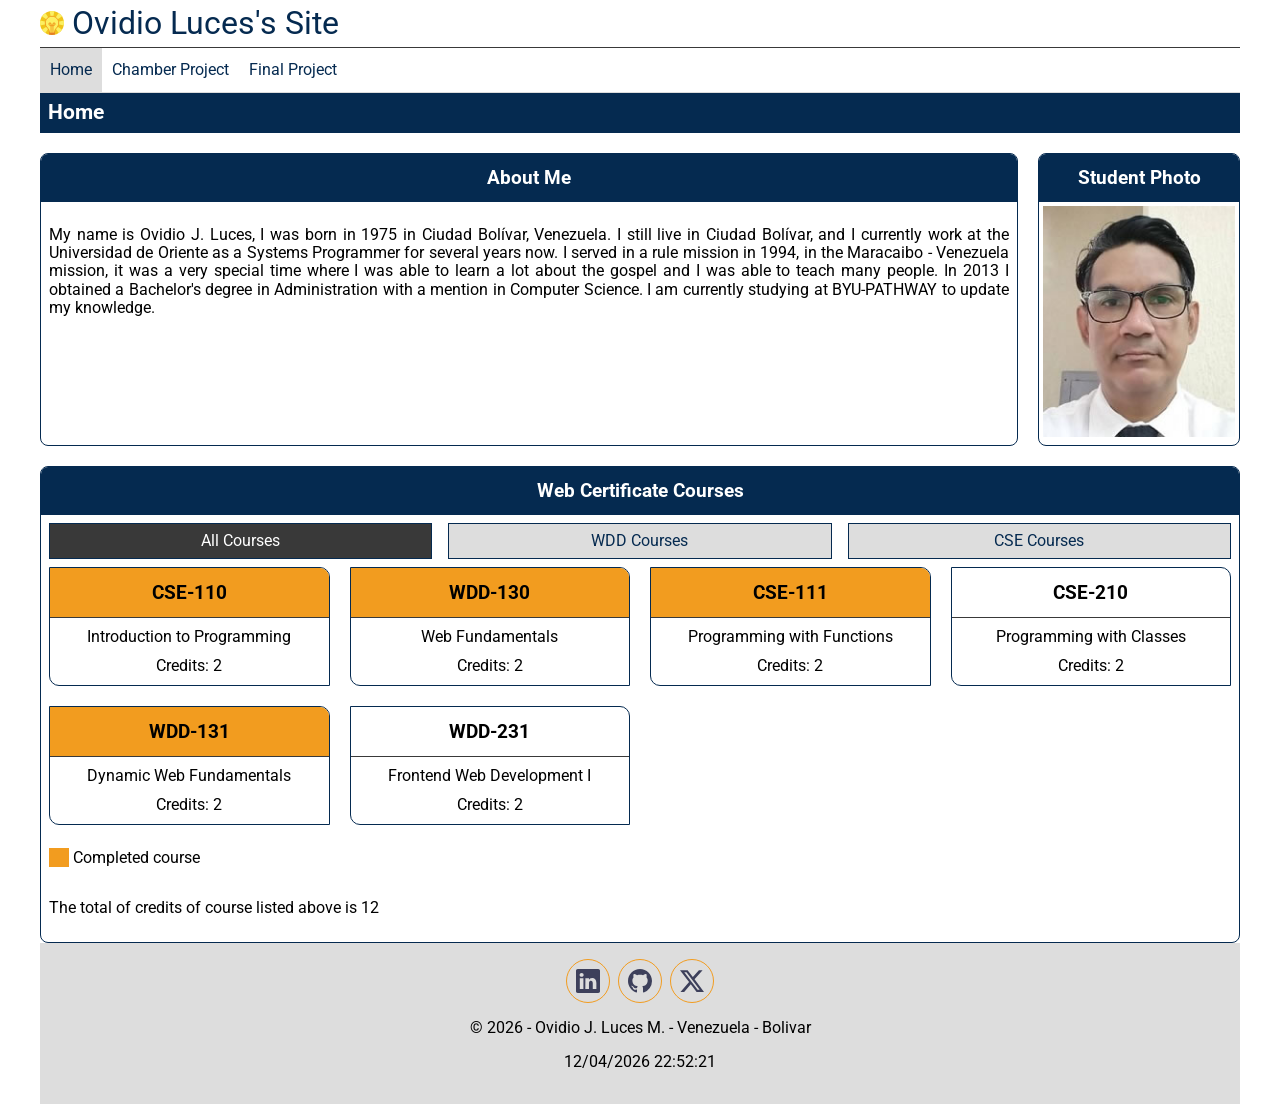
<file: index.html>
<!DOCTYPE html>
<html lang="en">

<head>
  <meta charset="UTF-8">
  <meta name="viewport" content="width=device-width, initial-scale=1.0">
  <title>WDD 231: Web Frontend Development I</title>
  <meta name="description" content="Ovidio J. Luces M., WDD 231: Web Frontend Development I, Index Page">
  <meta name="author" content="Ovidio J. Luces M.">
  <link rel="stylesheet" href="styles/normalize.css">
  <link rel="stylesheet" href="styles/small.css">
  <link rel="stylesheet" href="styles/larger.css">
  <link rel="preconnect" href="https://fonts.googleapis.com">
  <link rel="preconnect" href="https://fonts.gstatic.com" crossorigin="">
  <link href="https://fonts.googleapis.com/css2?family=Roboto:wght@400;700&display=swap" rel="stylesheet">
  <link rel="icon" href="images/favicon.ico">
  <script src="scripts/navigation.js" defer></script>
  <script src="scripts/getdates.js" defer></script>
  <script src="scripts/courses.js" defer></script>
  <script src="scripts/modal.js" defer></script>
</head>

<body>
  <header>
    <img src="images/bulb-logo.svg" alt="Site Logo" width="48" height="48">
    <span>Ovidio Luces's Site</span>
    <button id="ham-btn" class="hamburger"></button>
  </header>
  <nav id="nav-bar" class="navigation">
    <ul>
      <li class="current"><a href="index.html">Home</a></li>
      <li><a href="#">Chamber Project</a></li>
      <li><a href="project/index.html">Final Project</a></li>
    </ul>
  </nav>
  <main class="grids">
    <h1>Home</h1>
    <section class="card">
      <h2>About Me</h2>
      <div>
        <p>My name is Ovidio J. Luces, I was born in 1975 in Ciudad Bolívar, Venezuela. I still live in Ciudad
          Bolívar, and I currently work at the Universidad de Oriente as a Systems Programmer for several years now.
          I served in a rule mission in 1994, in the Maracaibo - Venezuela mission, it was a very special time where I
          was able to learn a lot about the gospel and I was able to teach many people. In 2013 I obtained a
          Bachelor's degree in Administration with a
          mention in Computer Science. I am currently studying at BYU-PATHWAY to update my knowledge.</p>

      </div>

    </section>

    <section class="card">
      <h2>Student Photo</h2>
      <div><img src="images/profile.jpg" alt="Ovidio J. Luces" width="200" height="239"></div>
    </section>

    <section class="card all-columns">
      <h2>Web Certificate Courses</h2>
      <nav>
        <div class="courses">
          <a href="#" id="all" class="currentCourse">All Courses</a>
          <a href="#" id="wdd">WDD Courses</a>
          <a href="#" id="cse">CSE Courses</a>
        </div>
      </nav>

      <div class="courses-list">
        <p>CSE131</p>
        <p>WDD131</p>
        <p>WDD130</p>
        <p>WDD231</p>
      </div>
      <p> <span class="completed"> &nbsp;&nbsp;&nbsp;&nbsp;&nbsp;</span> Completed course</p>
      <p class="credits">The total of credits of course listed above is XX</p>
    </section>

    <dialog id="course-details"></dialog>
  </main>
  <footer>
    <div class="social">
      <a href="https://www.linkedin.com/in/ovidio-luces-a3b95a207/" target="_blank"><img src="images/linkedin.svg"
          alt="Linkedin" width="16" height="16"></a>
      <a href="https://github.com/ovluces/" target="_blank"><img src="images/github.svg" alt="Github" width="16"
          height="16"></a>
      <a href="https://x.com/?lang=es" target="_blank"><img src="images/twitter-x.svg" alt="Twitter - X" width="16"
          height="16"></a>
    </div>
    <p>&copy; <span id="currentyear"> </span> -
      <span>Ovidio J. Luces M. - Venezuela - Bolivar</span>
    </p>
    <p id="lastModified" class="alternative-color">
    </p>
  </footer>


</body>

</html>
</file>
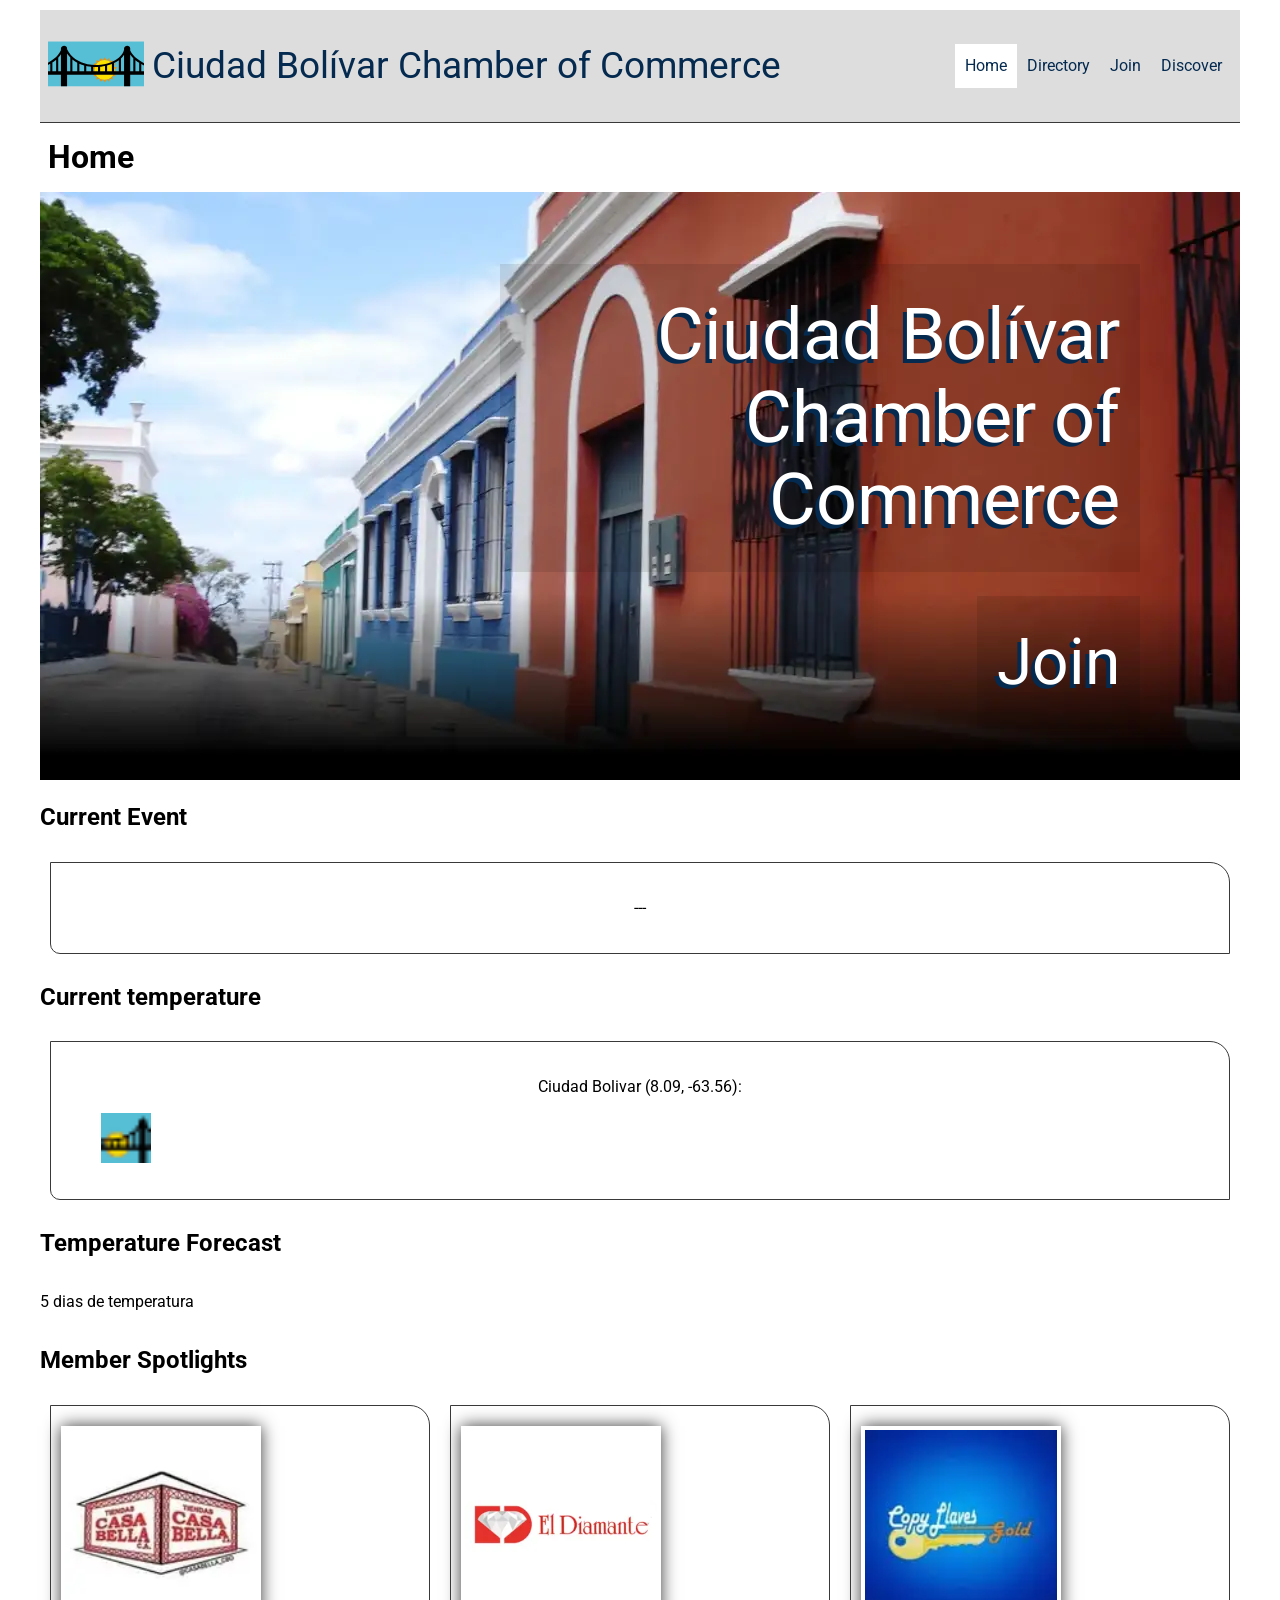
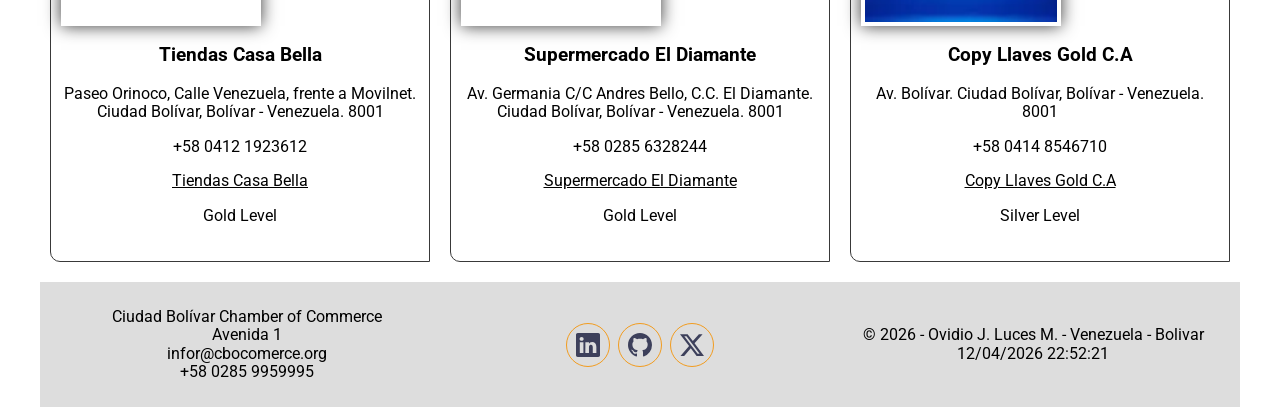
<file: chamber/index.html>
<!DOCTYPE html>
<html lang="en">

<head>
  <meta charset="UTF-8">
  <meta name="viewport" content="width=device-width, initial-scale=1.0">
  <title>W02 Assignment: Chamber Directory Page</title>
  <meta name="description" content="Ovidio J. Luces M., W02 Assignment: Chamber Index Page">
  <meta name="author" content="Ovidio J. Luces M.">
  <link rel="stylesheet" href="styles/normalize.css">
  <link rel="stylesheet" href="styles/small.css">
  <link rel="stylesheet" href="styles/larger.css">
  <link rel="preconnect" href="https://fonts.googleapis.com">
  <link rel="preconnect" href="https://fonts.gstatic.com" crossorigin="">
  <link href="https://fonts.googleapis.com/css2?family=Roboto:wght@400;700&display=swap" rel="stylesheet">
  <link rel="icon" href="images/favicon.ico">

  <meta property="og:title" content="W02 Assignment: Chamber Index Page">
  <meta property="og:description" content="Ovidio J. Luces M., W02 Assignment: Chamber Index Page">
  <meta property="og:locale" content="en_US">
  <meta property="og:image" content="https://ovluces.github.io/wdd231/chamber/images/url_image.webp">
  <meta property="og:url" content="https://ovluces.github.io/wdd231/chamber/directory.html">
  <meta property="og:type" content="website">
  <meta property="og:site_name" content="Chamber Index Page">

  <script src="scripts/navigation.js" defer></script>
  <script src="scripts/getdates.js" defer></script>
  <script src="scripts/spotlights.js" defer></script>
  <script src="scripts/weather.js" defer></script>
</head>

<body>
  <header>
    <img src="images/cbo_chamber_commerce.svg" alt="Site Logo" width="96" height="44">
    <span>Ciudad Bolívar Chamber of Commerce</span>
    <nav id="nav-bar" class="navigation">
      <ul>
        <li class="current"><a href="index.html">Home</a></li>
        <li><a href="directory.html">Directory</a></li>
        <li><a href="join.html">Join</a></li>
        <li><a href="#">Discover</a></li>
      </ul>
    </nav>
    <!-- <span>◐</span> -->
    <button id="ham-btn" class="hamburger"></button>
  </header>
  <main>
    <h1>Home</h1>
    <div class="hero">
      <img src="images/casa-piar-hero.webp" alt="hero" width="1200" height="588">
      <p>Ciudad Bolívar Chamber of Commerce</p>
      <a href="http://join.html" target="_blank">Join</a>
    </div>
    <h2>Current Event</h2>
    <article class="gridWeather">
      <section class="ficha">
        <p>---</p>
        <figure>
        </figure>
      </section>
    </article>

    <h2>Current temperature</h2>
    <article class="gridWeather">
      <section class="ficha">
        <p>Ciudad Bolivar (8.09, -63.56): <span id="current-temp"></span></p>
        <figure>
          <img src="images/favicon.ico" id="weather-icon" height="50" width="50" alt="weather-icon">
          <figcaption></figcaption>
        </figure>
      </section>
    </article>


    <section>
      <h2>Temperature Forecast</h2>
      <article class="gridWeather" id="datos">
        <p>5 dias de temperatura</p>
      </article>
    </section>
    <section>
      <h2>Member Spotlights</h2>
      <article class="grid" id="spotlights">
        <p>Spotlights</p>
      </article>
    </section>

  </main>
  <footer>

    <div>
      <p>Ciudad Bolívar Chamber of Commerce</p>
      <p>Avenida 1</p>
      <p>infor@cbocomerce.org</p>
      <p>+58 0285 9959995</p>
    </div>
    <div class="social">
      <a href="https://www.linkedin.com/in/ovidio-luces-a3b95a207/" target="_blank"><img src="images/linkedin.svg"
          alt="Linkedin" width="16" height="16"></a>
      <a href="https://github.com/ovluces/" target="_blank"><img src="images/github.svg" alt="Github" width="16"
          height="16"></a>
      <a href="https://x.com/?lang=es" target="_blank"><img src="images/twitter-x.svg" alt="Twitter - X" width="16"
          height="16"></a>
    </div>

    <div>
      <p>&copy; <span id="currentyear"> </span> -
        <span>Ovidio J. Luces M. - Venezuela - Bolivar</span>
      </p>
      <p id="lastModified" class="alternative-color">
      </p>
    </div>
  </footer>


</body>

</html>
</file>
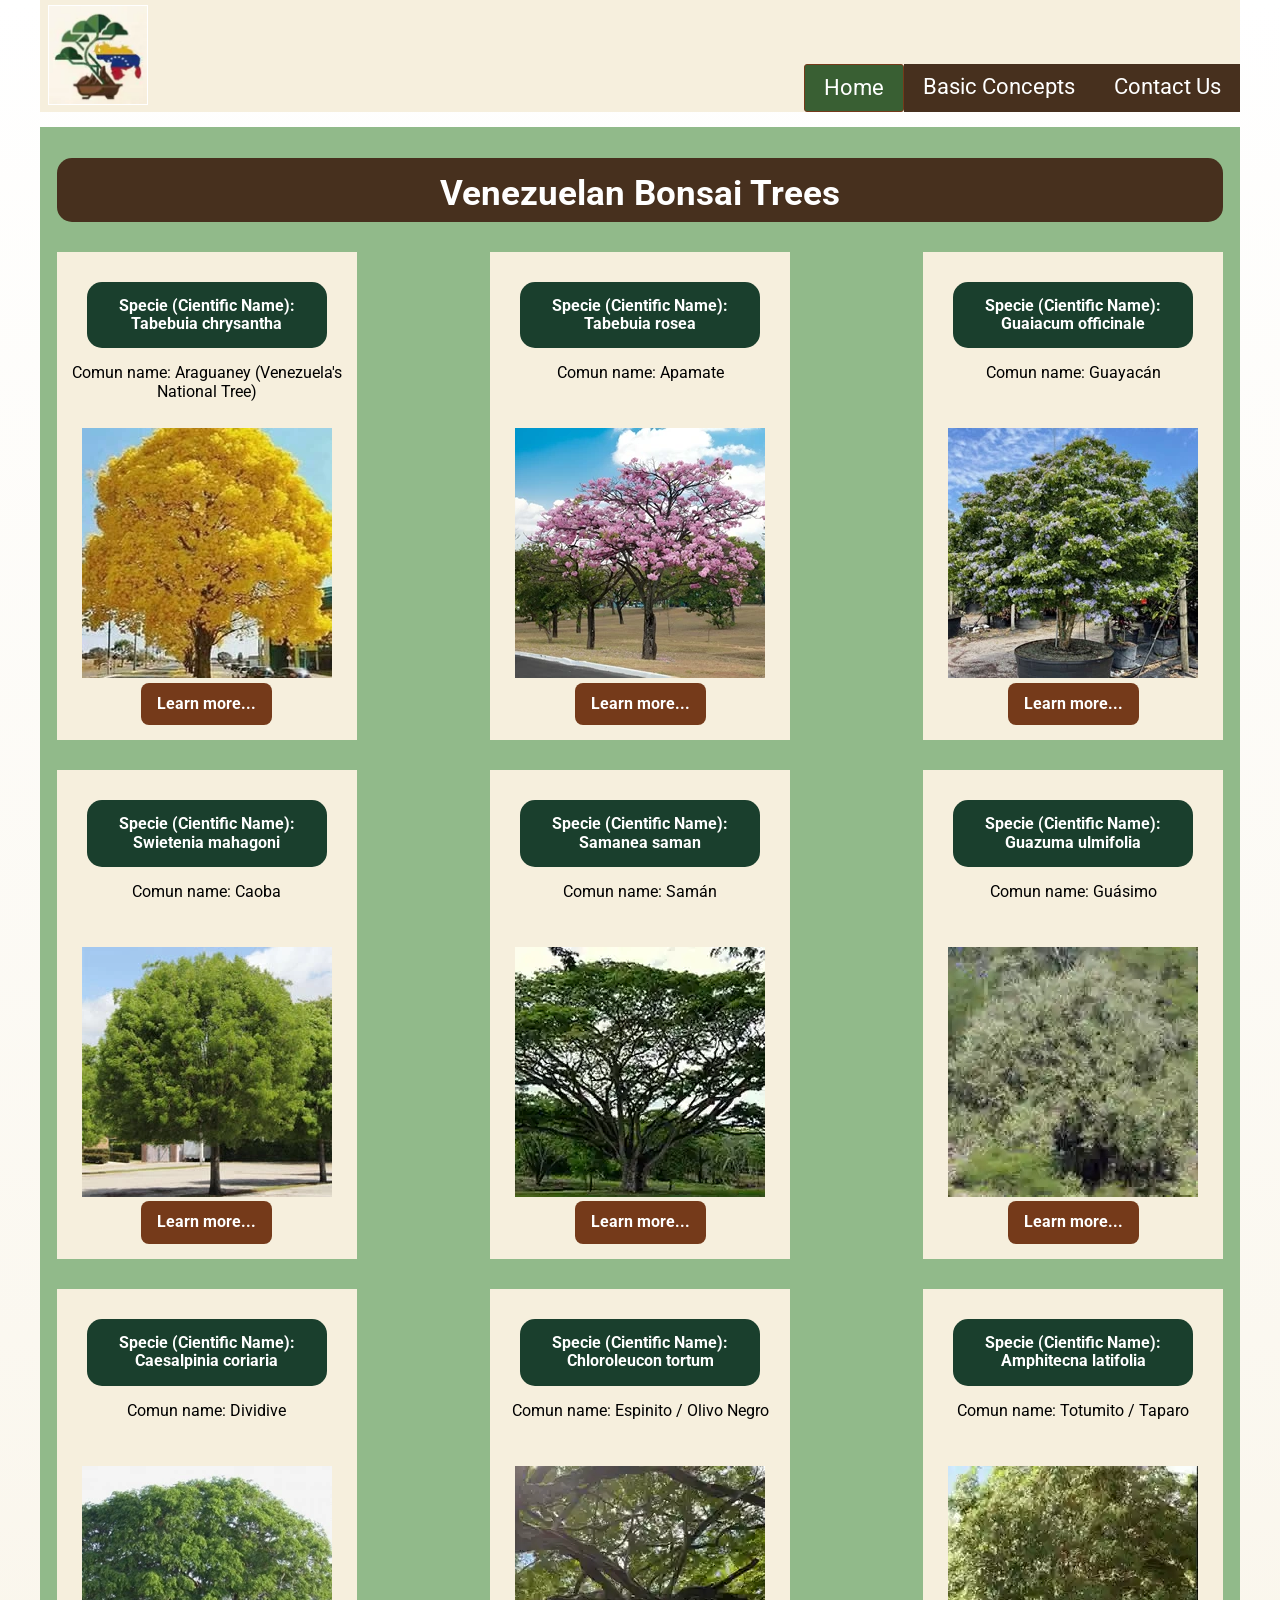
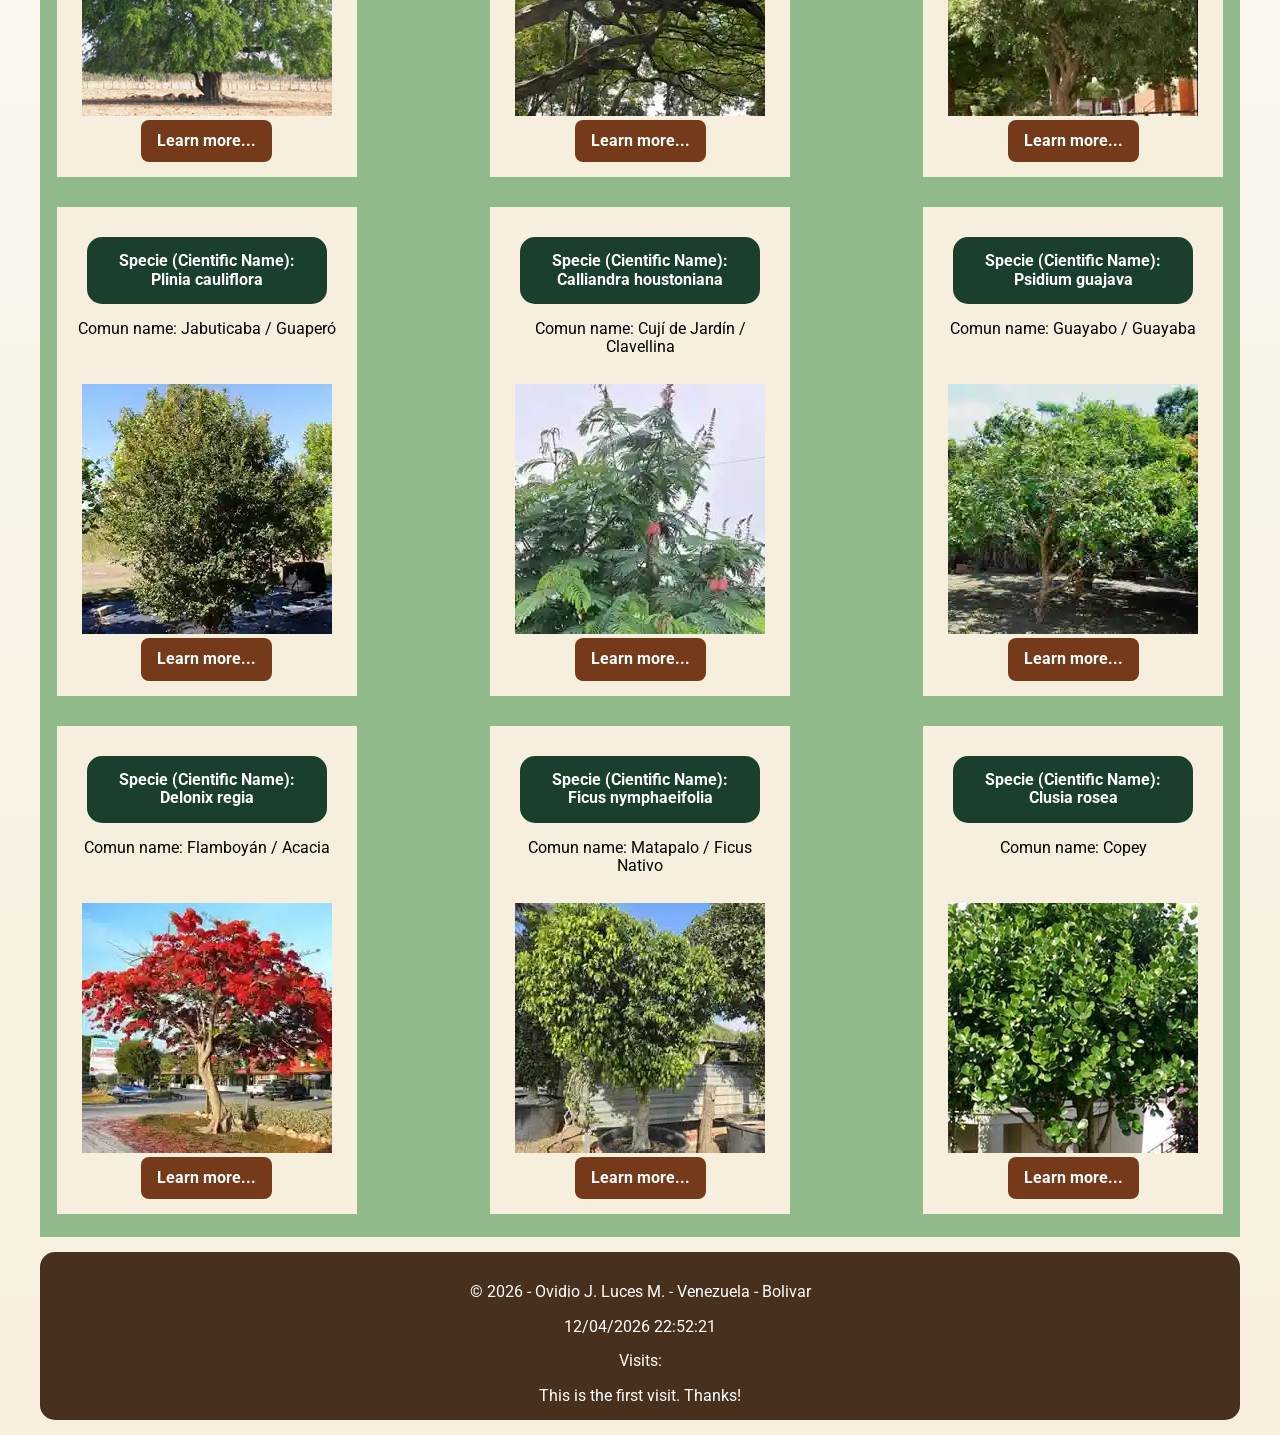
<file: project/index.html>
<!DOCTYPE html>
<html lang="en">

<head>
  <meta charset="UTF-8">
  <meta name="viewport" content="width=device-width, initial-scale=1.0">
  <title>Bonsai trees in Venezuela</title>
  <meta name="description" content="Ovidio J. Luces M., Bonsai trees in Venezuela, Index page">
  <meta name="author" content="Ovidio J. Luces M.">
  <link rel="stylesheet" href="styles/normalize.css">
  <link rel="stylesheet" href="styles/small.css">
  <link rel="stylesheet" href="styles/medium.css">
  <link rel="preconnect" href="https://fonts.googleapis.com">
  <link rel="preconnect" href="https://fonts.gstatic.com" crossorigin="">
  <link href="https://fonts.googleapis.com/css2?family=Roboto:wght@400;700&display=swap" rel="stylesheet">
  <link rel="icon" href="images/favicon.ico">

  <meta property="og:title" content="Bonsai trees in Venezuela">
  <meta property="og:description" content="Ovidio J. Luces M., Bonsai trees in Venezuela Index page">
  <meta property="og:locale" content="en_US">
  <meta property="og:image" content="https://ovluces.github.io/wdd231/project/images/captura.webp">
  <meta property="og:url" content="https://ovluces.github.io/wdd231/project/index.html">
  <meta property="og:type" content="website">
  <meta property="og:site_name" content="Bonsai trees in Venezuela Index Page">

  <script src="scripts/bonsai_venezuela.js" defer></script>
  <script src="scripts/bonsai_venezuela_home.js" defer></script>
  <script src="scripts/modal.js" defer></script>
</head>

<body>
  <header>
    <a href="index.html"><img src="images/logo-bonsai-venezuela-100.webp" alt="Logo Bonsai en Venezuela" width="100"
        height="100"></a>
    <a id="menu"></a>
    <nav>
      <ul class="navigation">
        <li><a class="active" href="index.html">Home</a></li>
        <li><a href="concepts.html">Basic Concepts</a></li>
        <li><a href="contact.html">Contact Us</a></li>
      </ul>
    </nav>
  </header>
  <main>
    <div class="ficha">
      <h1>Venezuelan Bonsai Trees</h1>
      <div class="container">
      </div>
    </div>
    <dialog id="tree-details"></dialog>

  </main>
  <footer>
    <p>&copy; <span id="currentyear"> </span> -
      <span>Ovidio J. Luces M. - Venezuela - Bolivar</span>
    </p>
    <p id="lastModified">
    </p>
    <p>Visits: </p><span class="visits">x</span>
  </footer>
</body>

</html>
</file>
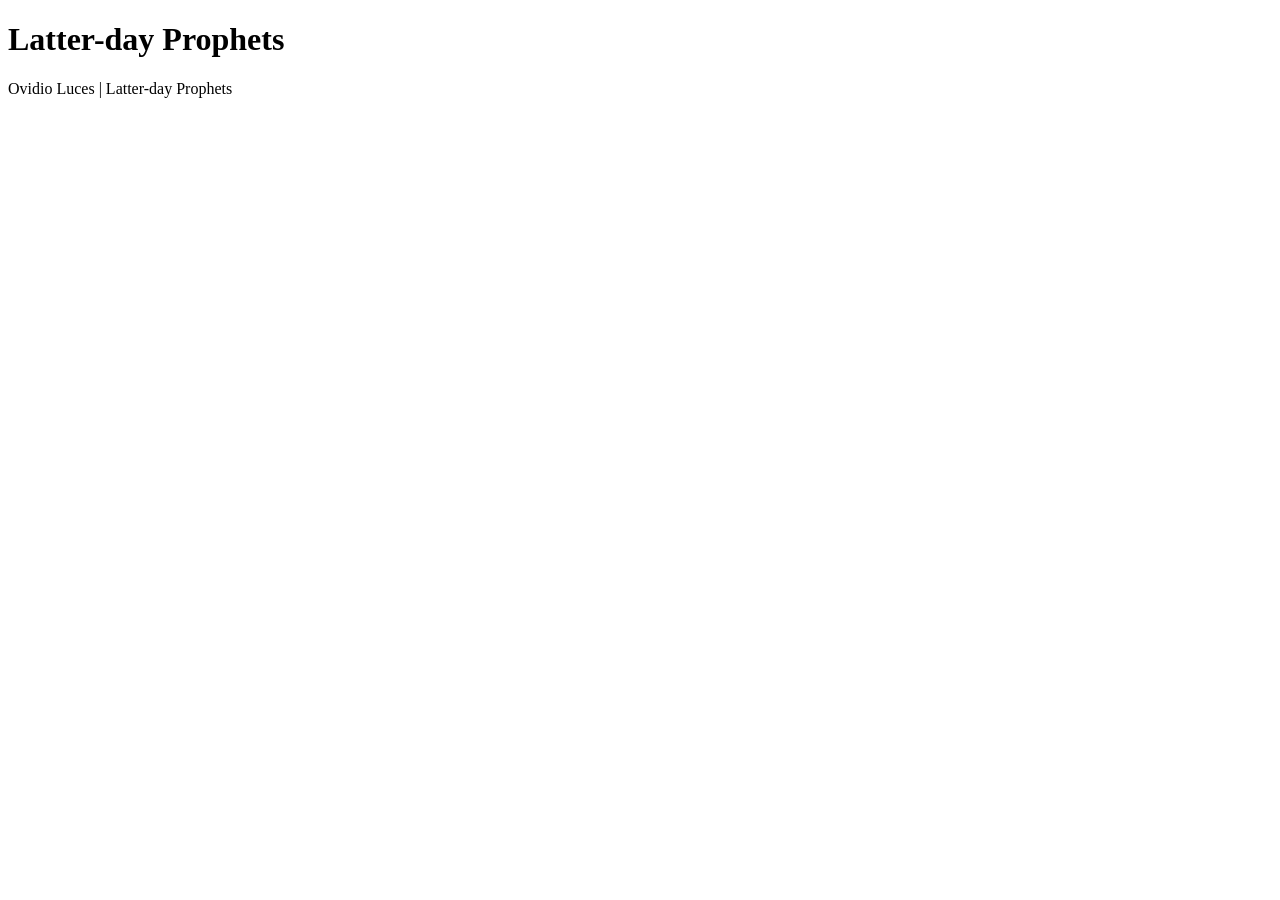
<file: prophets.html>
<!DOCTYPE html>
<html lang="en">

<head>
  <meta charset="UTF-8">
  <meta name="viewport" content="width=device-width, initial-scale=1.0">
  <title>Latter-day Prophets</title>
</head>

<body>
  <header>
    <h1>Latter-day Prophets</h1>
  </header>
  <main>
    <div id="cards"></div>
  </main>
  <footer>
    Ovidio Luces | Latter-day Prophets
  </footer>

</body>

</html>
</file>
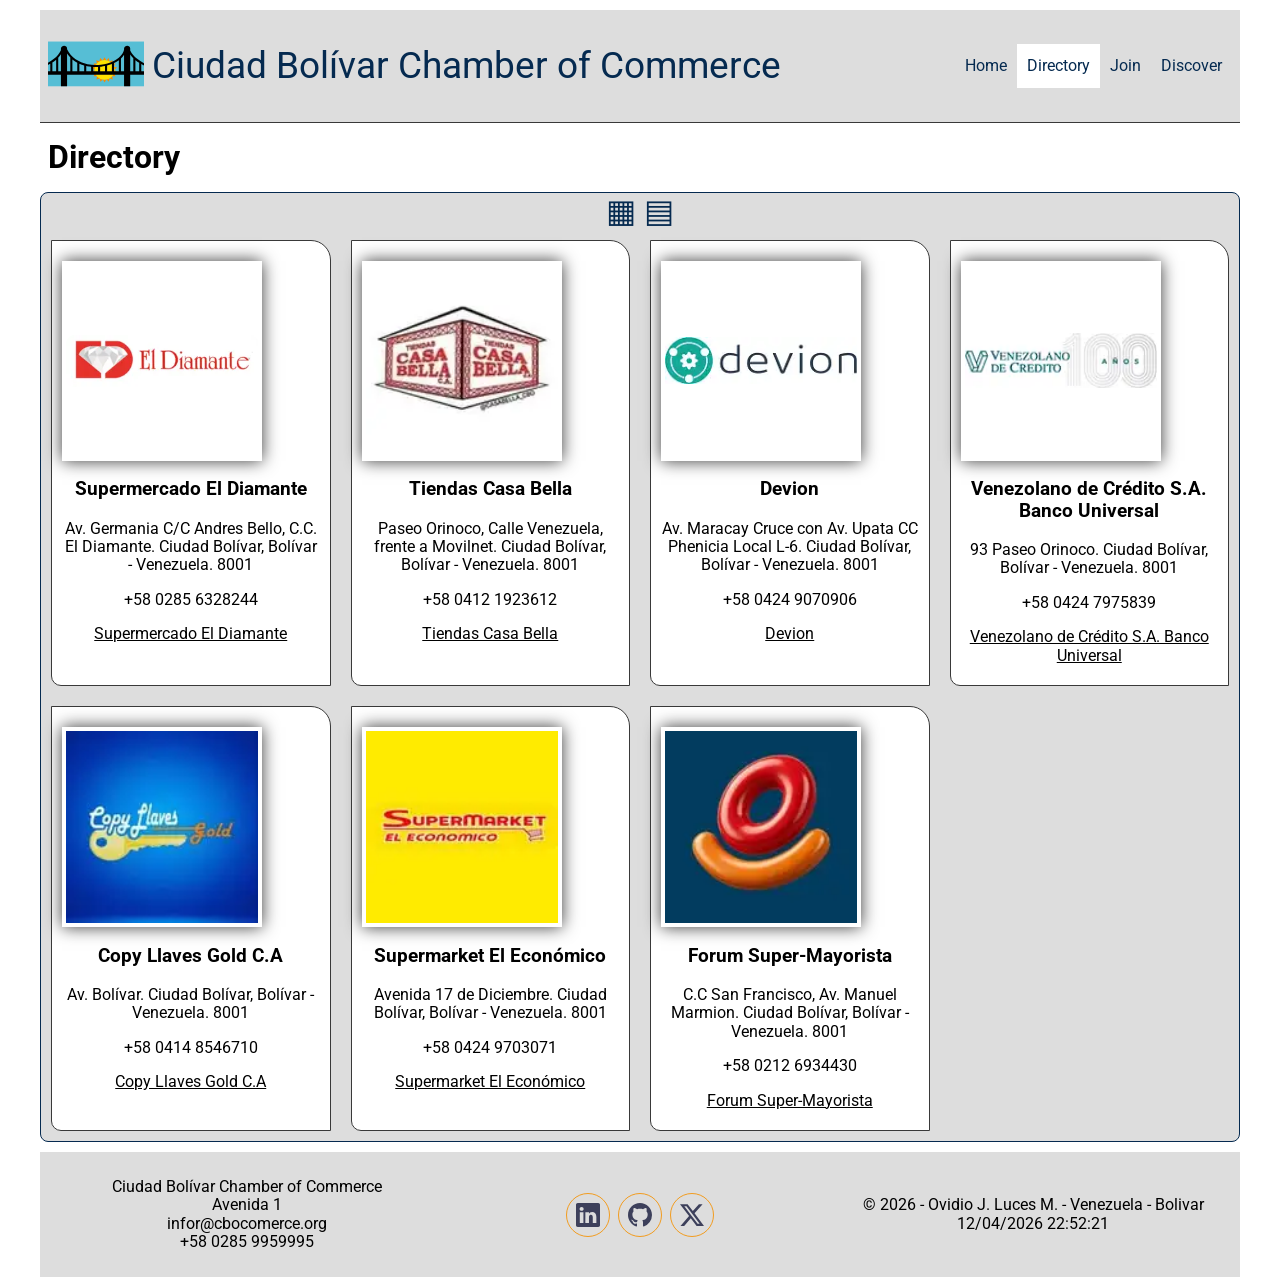
<file: chamber/directory.html>
<!DOCTYPE html>
<html lang="en">

<head>
  <meta charset="UTF-8">
  <meta name="viewport" content="width=device-width, initial-scale=1.0">
  <title>W02 Assignment: Chamber Directory Page</title>
  <meta name="description" content="Ovidio J. Luces M., W02 Assignment: Chamber Directory Page">
  <meta name="author" content="Ovidio J. Luces M.">
  <link rel="stylesheet" href="styles/normalize.css">
  <link rel="stylesheet" href="styles/small.css">
  <link rel="stylesheet" href="styles/medium.css">
  <link rel="preconnect" href="https://fonts.googleapis.com">
  <link rel="preconnect" href="https://fonts.gstatic.com" crossorigin="">
  <link href="https://fonts.googleapis.com/css2?family=Roboto:wght@400;700&display=swap" rel="stylesheet">
  <link rel="icon" href="images/favicon.ico">

  <meta property="og:title" content="W02 Assignment: Chamber Directory Page">
  <meta property="og:description" content="Ovidio J. Luces M., W02 Assignment: Chamber Directory Page">
  <meta property="og:locale" content="en_US">
  <meta property="og:image" content="https://ovluces.github.io/wdd231/chamber/images/url_image.webp">
  <meta property="og:url" content="https://ovluces.github.io/wdd231/chamber/directory.html">
  <meta property="og:type" content="website">
  <meta property="og:site_name" content="Chamber Directory Page">

  <script src="scripts/navigation.js" defer></script>
  <script src="scripts/getdates.js" defer></script>
  <script src="scripts/data.js" defer></script>
</head>

<body>
  <header>
    <img src="images/cbo_chamber_commerce.svg" alt="Site Logo" width="96" height="44">
    <span>Ciudad Bolívar Chamber of Commerce</span>
    <nav id="nav-bar" class="navigation">
      <ul>
        <li><a href="index.html">Home</a></li>
        <li class="current"><a href="directory.html">Directory</a></li>
        <li><a href="join.html">Join</a></li>
        <li><a href="discover.html">Discover</a></li>
      </ul>
    </nav>
    <!-- <span>◐</span> -->
    <button id="ham-btn" class="hamburger"></button>
  </header>
  <main>
    <h1>Directory</h1>


    <section class="card">
      <nav>
        <div class="directory">
          <a href="#" id="grid" class="directory currentDirectory">▦</a>
          <a href="#" id="list" class="directory">▤</a>
        </div>
      </nav>
      <article class="grid" id="datos">
        <p>Datos de las Empresas</p>
      </article>
    </section>
  </main>
  <footer>

    <div>
      <p>Ciudad Bolívar Chamber of Commerce</p>
      <p>Avenida 1</p>
      <p>infor@cbocomerce.org</p>
      <p>+58 0285 9959995</p>
    </div>
    <div class="social">
      <a href="https://www.linkedin.com/in/ovidio-luces-a3b95a207/" target="_blank"><img src="images/linkedin.svg"
          alt="Linkedin" width="16" height="16"></a>
      <a href="https://github.com/ovluces/" target="_blank"><img src="images/github.svg" alt="Github" width="16"
          height="16"></a>
      <a href="https://x.com/?lang=es" target="_blank"><img src="images/twitter-x.svg" alt="Twitter - X" width="16"
          height="16"></a>
    </div>

    <div>
      <p>&copy; <span id="currentyear"> </span> -
        <span>Ovidio J. Luces M. - Venezuela - Bolivar</span>
      </p>
      <p id="lastModified" class="alternative-color">
      </p>
    </div>
  </footer>


</body>

</html>
</file>
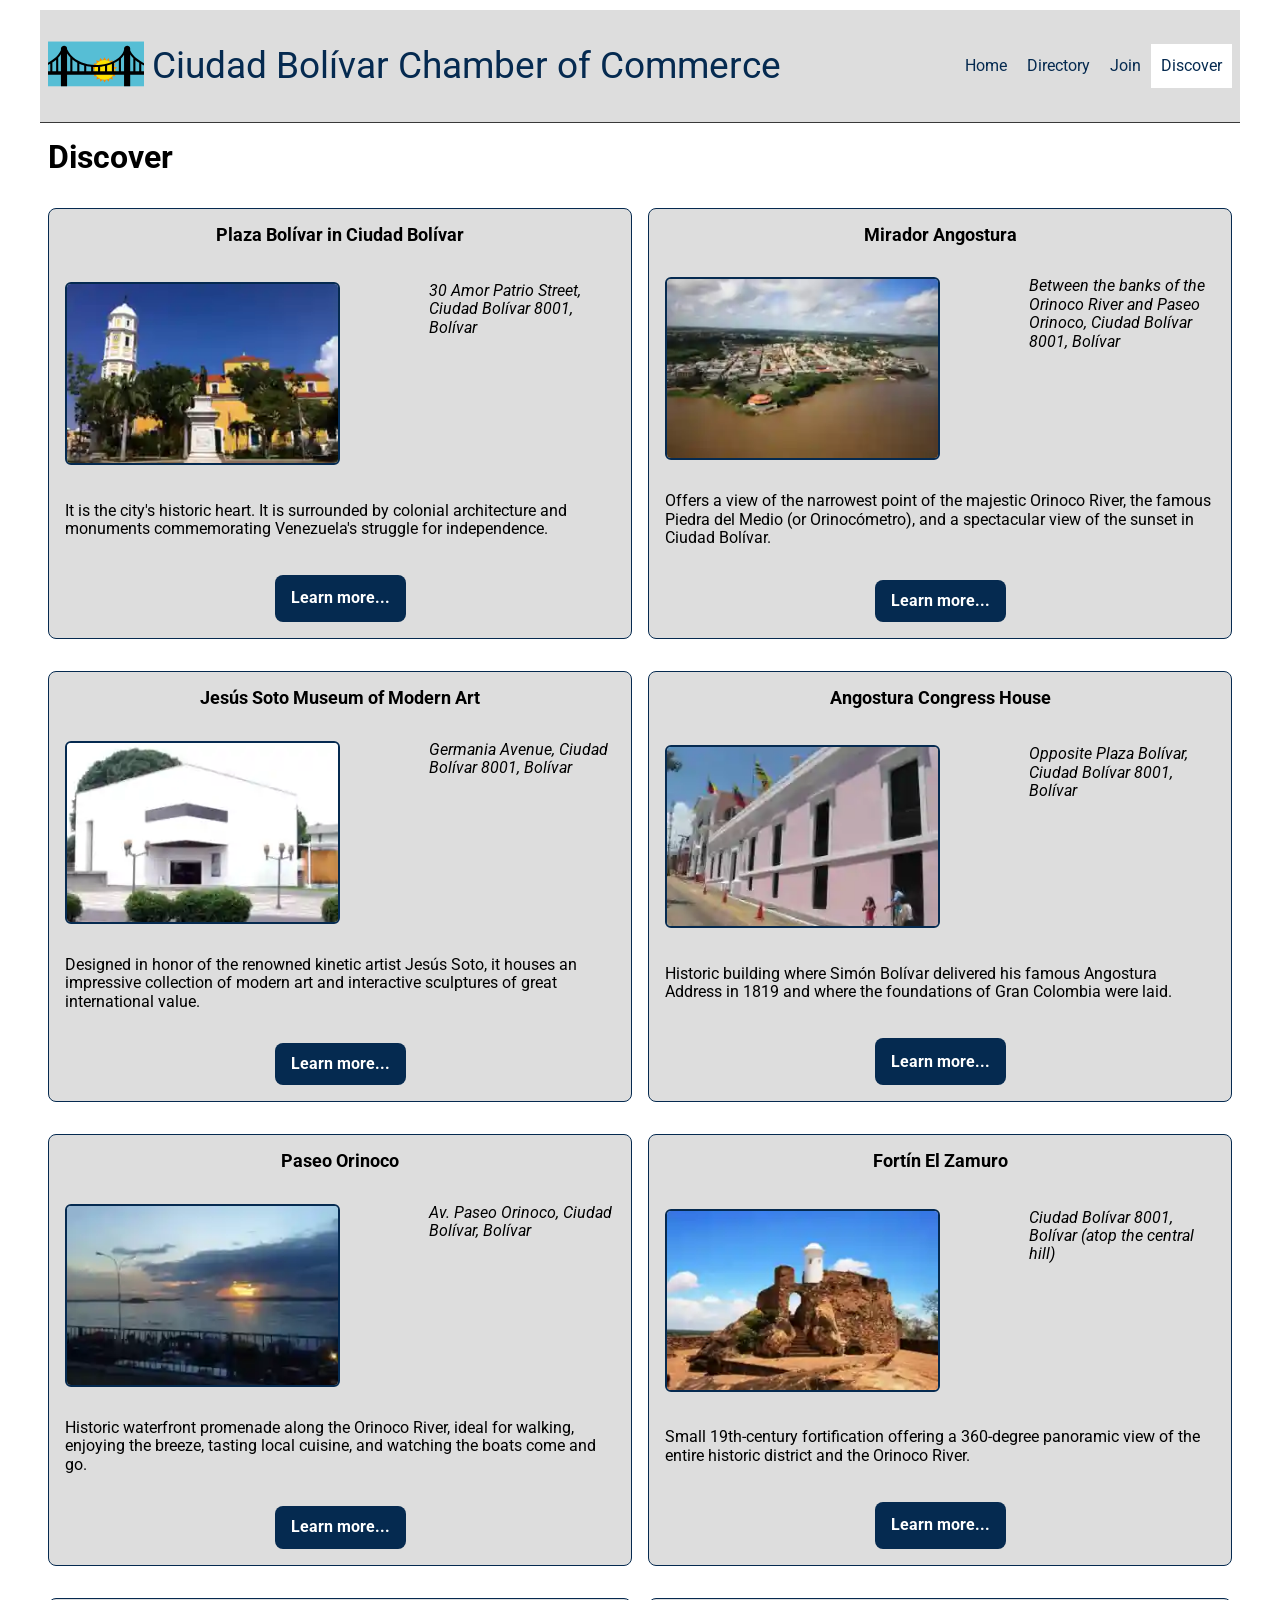
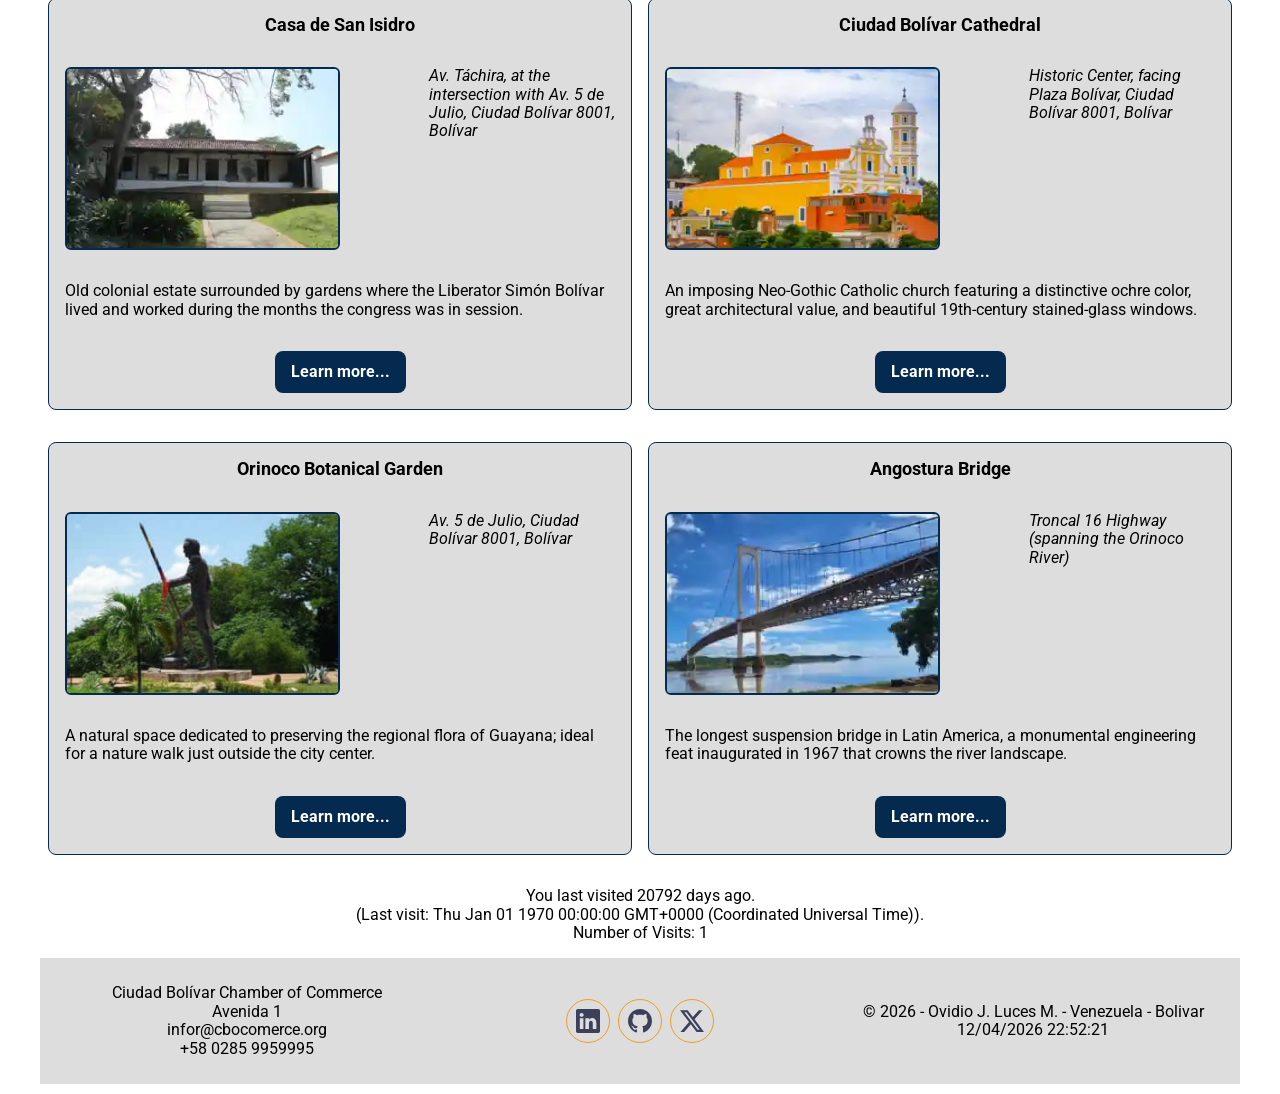
<file: chamber/discover.html>
<!DOCTYPE html>
<html lang="en">

<head>
  <meta charset="UTF-8">
  <meta name="viewport" content="width=device-width, initial-scale=1.0">
  <title>W05 Assignment: Discovery Page</title>
  <meta name="description" content="Ovidio J. Luces M., W05 Assignment: Discovery Page">
  <meta name="author" content="Ovidio J. Luces M.">
  <link rel="stylesheet" href="styles/normalize.css">
  <link rel="stylesheet" href="styles/small.css">
  <link rel="stylesheet" href="styles/medium.css">
  <link rel="stylesheet" href="styles/large.css">
  <link rel="preconnect" href="https://fonts.googleapis.com">
  <link rel="preconnect" href="https://fonts.gstatic.com" crossorigin="">
  <link href="https://fonts.googleapis.com/css2?family=Roboto:wght@400;700&display=swap" rel="stylesheet">
  <link rel="icon" href="images/favicon.ico">

  <meta property="og:title" content="W02 Assignment: Discovery Page">
  <meta property="og:description" content="Ovidio J. Luces M., W05 Assignment: Discovery Page">
  <meta property="og:locale" content="en_US">
  <meta property="og:image" content="https://ovluces.github.io/wdd231/chamber/images/url_image.webp">
  <meta property="og:url" content="https://ovluces.github.io/wdd231/chamber/directory.html">
  <meta property="og:type" content="website">
  <meta property="og:site_name" content="Discovery Page">

  <script src="scripts/navigation.js" defer></script>
  <script src="scripts/getdatesvisits.js" defer></script>
  <script src="scripts/sites.js" type="module"></script>
  <script src="scripts/modaldiscover.js" defer></script>
</head>

<body>
  <header>
    <img src="images/cbo_chamber_commerce.svg" alt="Site Logo" width="96" height="44">
    <span>Ciudad Bolívar Chamber of Commerce</span>
    <nav id="nav-bar" class="navigation">
      <ul>
        <li><a href="index.html">Home</a></li>
        <li><a href="directory.html">Directory</a></li>
        <li><a href="join.html">Join</a></li>
        <li class="current"><a href="#">Discover</a></li>
      </ul>
    </nav>
    <!-- <span>◐</span> -->
    <button id="ham-btn" class="hamburger" name="menu"></button>
  </header>
  <main>
    <h1>Discover</h1>
    <div class="allplaces" id="allplaces">

    </div>

    <dialog id="course-details"></dialog>

    <p><span class="label"> </span><span class="visits"></span></p>

  </main>
  <footer>

    <div>
      <p>Ciudad Bolívar Chamber of Commerce</p>
      <p>Avenida 1</p>
      <p>infor@cbocomerce.org</p>
      <p>+58 0285 9959995</p>
    </div>
    <div class="social">
      <a href="https://www.linkedin.com/in/ovidio-luces-a3b95a207/" target="_blank"><img src="images/linkedin.svg"
          alt="Linkedin" width="16" height="16"></a>
      <a href="https://github.com/ovluces/" target="_blank"><img src="images/github.svg" alt="Github" width="16"
          height="16"></a>
      <a href="https://x.com/?lang=es" target="_blank"><img src="images/twitter-x.svg" alt="Twitter - X" width="16"
          height="16"></a>
    </div>

    <div>
      <p>&copy; <span id="currentyear"> </span> -
        <span>Ovidio J. Luces M. - Venezuela - Bolivar</span>
      </p>
      <p id="lastModified" class="alternative-color">
      </p>
    </div>
  </footer>


</body>

</html>
</file>
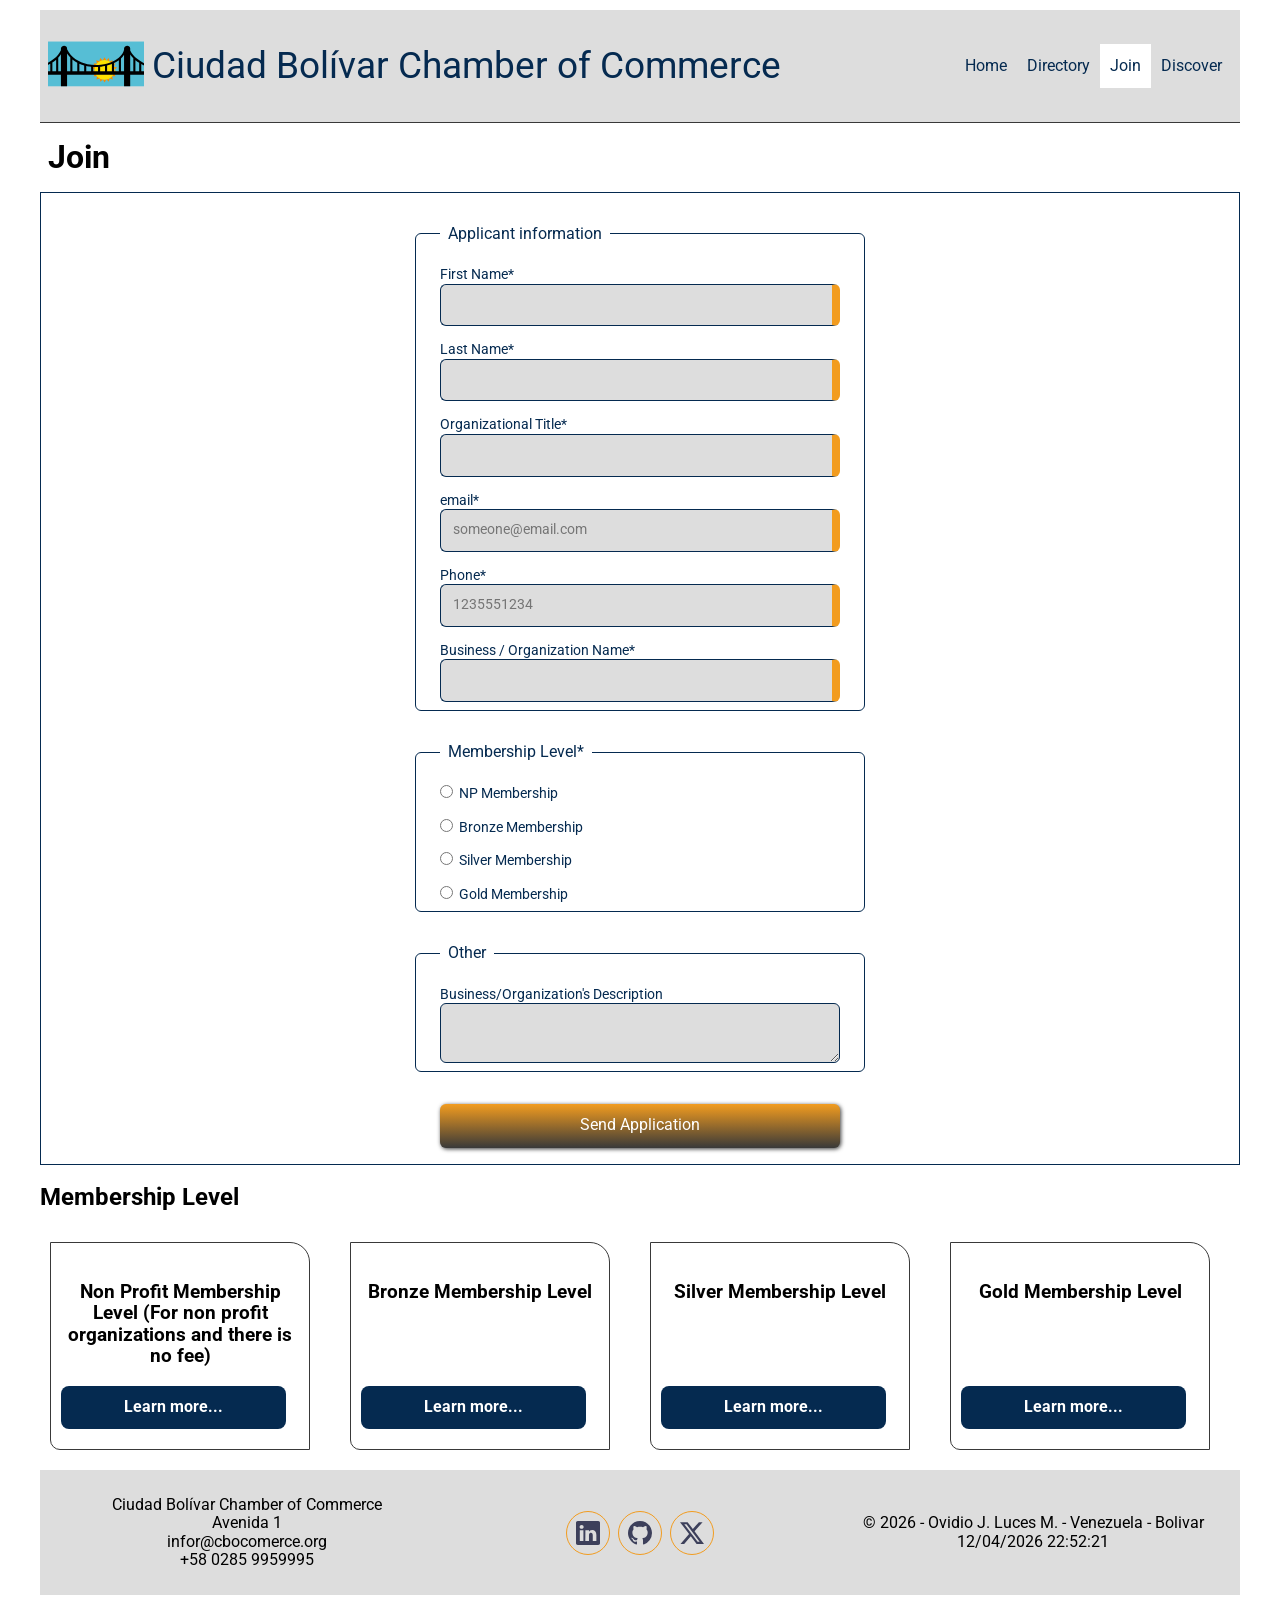
<file: chamber/join.html>
<!DOCTYPE html>
<html lang="en">

<head>
  <meta charset="UTF-8">
  <meta name="viewport" content="width=device-width, initial-scale=1.0">
  <title>W02 Assignment: Chamber Join Page</title>
  <meta name="description" content="Ovidio J. Luces M., W02 Assignment: Chamber Join Page">
  <meta name="author" content="Ovidio J. Luces M.">
  <link rel="stylesheet" href="styles/normalize.css">
  <link rel="stylesheet" href="styles/small.css">
  <link rel="stylesheet" href="styles/medium.css">
  <link rel="preconnect" href="https://fonts.googleapis.com">
  <link rel="preconnect" href="https://fonts.gstatic.com" crossorigin="">
  <link href="https://fonts.googleapis.com/css2?family=Roboto:wght@400;700&display=swap" rel="stylesheet">
  <link rel="icon" href="images/favicon.ico">

  <meta property="og:title" content="W02 Assignment: Chamber Join Page">
  <meta property="og:description" content="Ovidio J. Luces M., W02 Assignment: Chamber Join Page">
  <meta property="og:locale" content="en_US">
  <meta property="og:image" content="https://ovluces.github.io/wdd231/chamber/images/url_image.webp">
  <meta property="og:url" content="https://ovluces.github.io/wdd231/chamber/directory.html">
  <meta property="og:type" content="website">
  <meta property="og:site_name" content="Chamber Join Page">

  <script src="scripts/navigation.js" defer></script>
  <script src="scripts/getdates.js" defer></script>
  <script src="scripts/membership.js" defer></script>
  <script src="scripts/modal.js" defer></script>
  <script src="scripts/forms.js" defer></script>
</head>

<body>
  <header>
    <img src="images/cbo_chamber_commerce.svg" alt="Site Logo" width="96" height="44">
    <span>Ciudad Bolívar Chamber of Commerce</span>
    <nav id="nav-bar" class="navigation">
      <ul>
        <li><a href="index.html">Home</a></li>
        <li><a href="directory.html">Directory</a></li>
        <li class="current"><a href="join.html">Join</a></li>
        <li><a href="discover.html">Discover</a></li>
      </ul>
    </nav>
    <!-- <span>◐</span> -->
    <button id="ham-btn" class="hamburger"></button>
  </header>
  <main>
    <h1>Join</h1>
    <form method="get" action="thankyou.html" id="form" class="form">
      <fieldset>
        <legend>Applicant information</legend>
        <label>First Name*<input type="text" name="fname" autocomplete="given-name" title="First Name" required></label>
        <label>Last Name*<input type="text" name="lname" autocomplete="family-name" title="Last Name" required></label>
        <label>Organizational Title*<input type="text" id="organizationalTitle" name="organization-title"
            title="Organizational Title" autocomplete="organization-title" pattern="[A-Za-z\s\-]{7,}" required></label>
        <label>email*<input type="email" name="email" placeholder="someone@email.com" autocomplete="email" title="email"
            required></label>
        <label>Phone*<input type="tel" name="phone" autocomplete="tel" placeholder="1235551234" title="Phone"
            required></label>
        <label>Business / Organization Name*<input type="text" name="businessName" autocomplete="organization"
            title="Business / Organization Name" required></label>
      </fieldset>
      <fieldset>
        <legend>Membership Level*</legend>
        <label><input type="radio" name="membership" value="np" required>NP Membership</label>
        <label><input type="radio" name="membership" value="bronze">Bronze Membership</label>
        <label><input type="radio" name="membership" value="silver">Silver Membership</label>
        <label><input type="radio" name="membership" value="gold">Gold Membership</label>
      </fieldset>

      <fieldset>
        <legend>Other</legend>
        <label>Business/Organization's Description
          <textarea id="descripcion" name="descripcion" title="Business/Organization's Description"></textarea></label>
        <input type="hidden" name="timestamp" id="timestampField">

      </fieldset>
      <input type="submit" value="Send Application">

    </form>

    <h2>Membership Level</h2>
    <article class="gridWeather" id="datos">

      <!-- <div class="courses-list">
        <p>CSE131</p>
        <p>WDD131</p>
        <p>WDD130</p>
        <p>WDD231</p>
      </div> -->


    </article>
    <dialog id="course-details"></dialog>

  </main>
  <footer>

    <div>
      <p>Ciudad Bolívar Chamber of Commerce</p>
      <p>Avenida 1</p>
      <p>infor@cbocomerce.org</p>
      <p>+58 0285 9959995</p>
    </div>
    <div class="social">
      <a href="https://www.linkedin.com/in/ovidio-luces-a3b95a207/" target="_blank"><img src="images/linkedin.svg"
          alt="Linkedin" width="16" height="16"></a>
      <a href="https://github.com/ovluces/" target="_blank"><img src="images/github.svg" alt="Github" width="16"
          height="16"></a>
      <a href="https://x.com/?lang=es" target="_blank"><img src="images/twitter-x.svg" alt="Twitter - X" width="16"
          height="16"></a>
    </div>

    <div>
      <p>&copy; <span id="currentyear"> </span> -
        <span>Ovidio J. Luces M. - Venezuela - Bolivar</span>
      </p>
      <p id="lastModified" class="alternative-color">
      </p>
    </div>
  </footer>


</body>

</html>
</file>
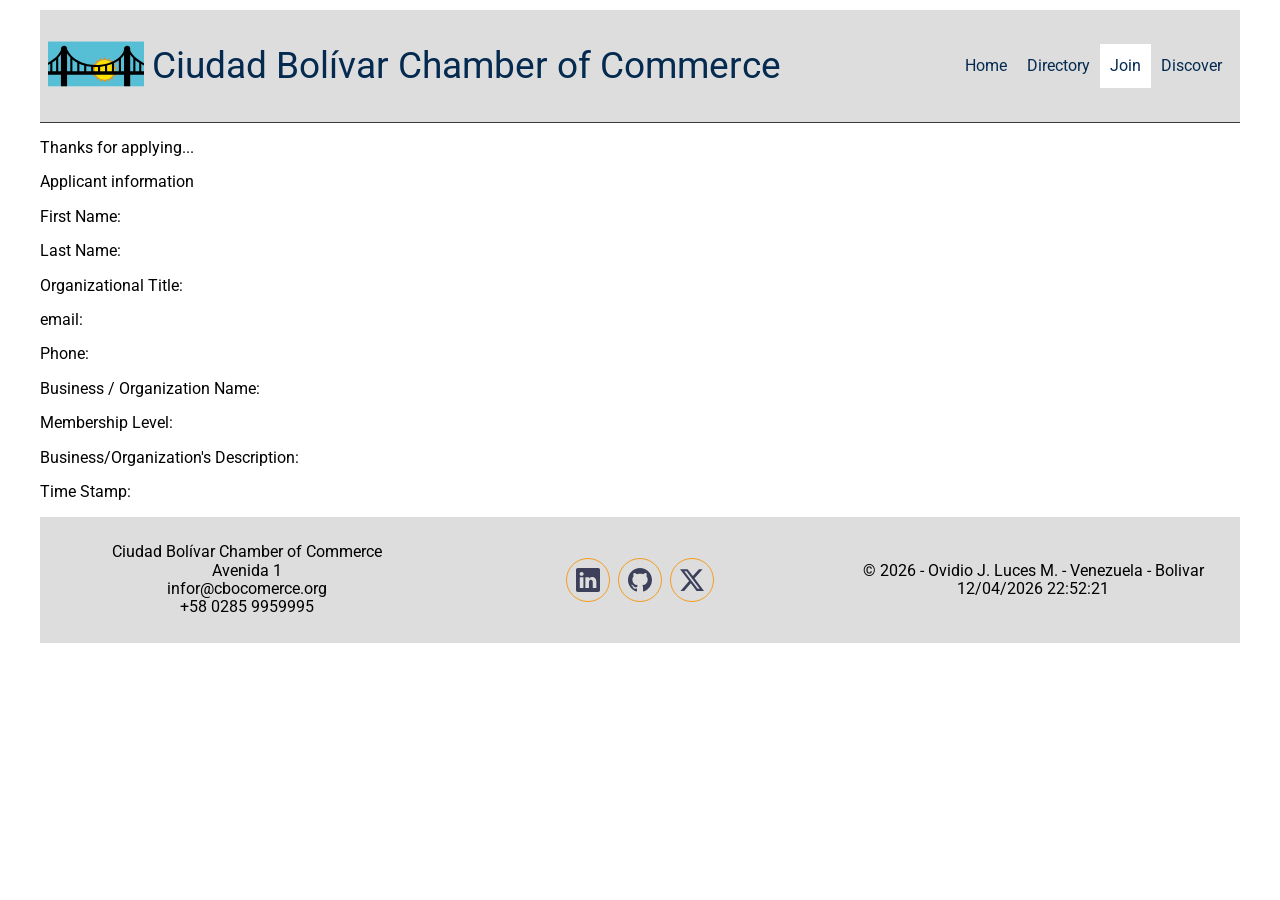
<file: chamber/thankyou.html>
<!DOCTYPE html>
<html lang="en">

<head>
  <meta charset="UTF-8">
  <meta name="viewport" content="width=device-width, initial-scale=1.0">
  <title>W02 Assignment: Chamber Join Page</title>
  <meta name="description" content="Ovidio J. Luces M., W02 Assignment: Chamber Join Page">
  <meta name="author" content="Ovidio J. Luces M.">
  <link rel="stylesheet" href="styles/normalize.css">
  <link rel="stylesheet" href="styles/small.css">
  <link rel="stylesheet" href="styles/medium.css">
  <link rel="preconnect" href="https://fonts.googleapis.com">
  <link rel="preconnect" href="https://fonts.gstatic.com" crossorigin="">
  <link href="https://fonts.googleapis.com/css2?family=Roboto:wght@400;700&display=swap" rel="stylesheet">
  <link rel="icon" href="images/favicon.ico">

  <meta property="og:title" content="W02 Assignment: Chamber Join Page">
  <meta property="og:description" content="Ovidio J. Luces M., W02 Assignment: Chamber Join Page">
  <meta property="og:locale" content="en_US">
  <meta property="og:image" content="https://ovluces.github.io/wdd231/chamber/images/url_image.webp">
  <meta property="og:url" content="https://ovluces.github.io/wdd231/chamber/directory.html">
  <meta property="og:type" content="website">
  <meta property="og:site_name" content="Chamber Join Page">

  <script src="scripts/navigation.js" defer></script>
  <script src="scripts/getdates.js" defer></script>
  <script src="scripts/thankyou.js" defer></script>
  <!-- <script src="scripts/weather.js" defer></script> -->
</head>

<body>
  <header>
    <img src="images/cbo_chamber_commerce.svg" alt="Site Logo" width="96" height="44">
    <span>Ciudad Bolívar Chamber of Commerce</span>
    <nav id="nav-bar" class="navigation">
      <ul>
        <li><a href="index.html">Home</a></li>
        <li><a href="directory.html">Directory</a></li>
        <li class="current"><a href="join.html">Join</a></li>
        <li><a href="discover.html">Discover</a></li>
      </ul>
    </nav>
    <!-- <span>◐</span> -->
    <button id="ham-btn" class="hamburger"></button>
  </header>
  <main>

    <p>Thanks for applying...</p>
    <section>
      <legend>Applicant information</legend>
      <p>First Name: <spam id="fname"></spam>
      <p>Last Name: <spam id="lname"></spam>
      <p>Organizational Title: <spam id="organization-title"></spam>
      <p>email: <spam id="email"></spam>
      <p>Phone: <spam id="phone"></spam>
      </p>
      <p>Business / Organization Name: <spam id="businessName"></spam>
      <p>Membership Level: <spam id="membership"></spam>
      <p>Business/Organization's Description: <spam id="descripcion"></spam>
      </p>
      <p>Time Stamp: <spam id="timestamp"></spam>
      </p>


  </main>
  <footer>

    <div>
      <p>Ciudad Bolívar Chamber of Commerce</p>
      <p>Avenida 1</p>
      <p>infor@cbocomerce.org</p>
      <p>+58 0285 9959995</p>
    </div>
    <div class="social">
      <a href="https://www.linkedin.com/in/ovidio-luces-a3b95a207/" target="_blank"><img src="images/linkedin.svg"
          alt="Linkedin" width="16" height="16"></a>
      <a href="https://github.com/ovluces/" target="_blank"><img src="images/github.svg" alt="Github" width="16"
          height="16"></a>
      <a href="https://x.com/?lang=es" target="_blank"><img src="images/twitter-x.svg" alt="Twitter - X" width="16"
          height="16"></a>
    </div>

    <div>
      <p>&copy; <span id="currentyear"> </span> -
        <span>Ovidio J. Luces M. - Venezuela - Bolivar</span>
      </p>
      <p id="lastModified" class="alternative-color">
      </p>
    </div>
  </footer>


</body>

</html>
</file>
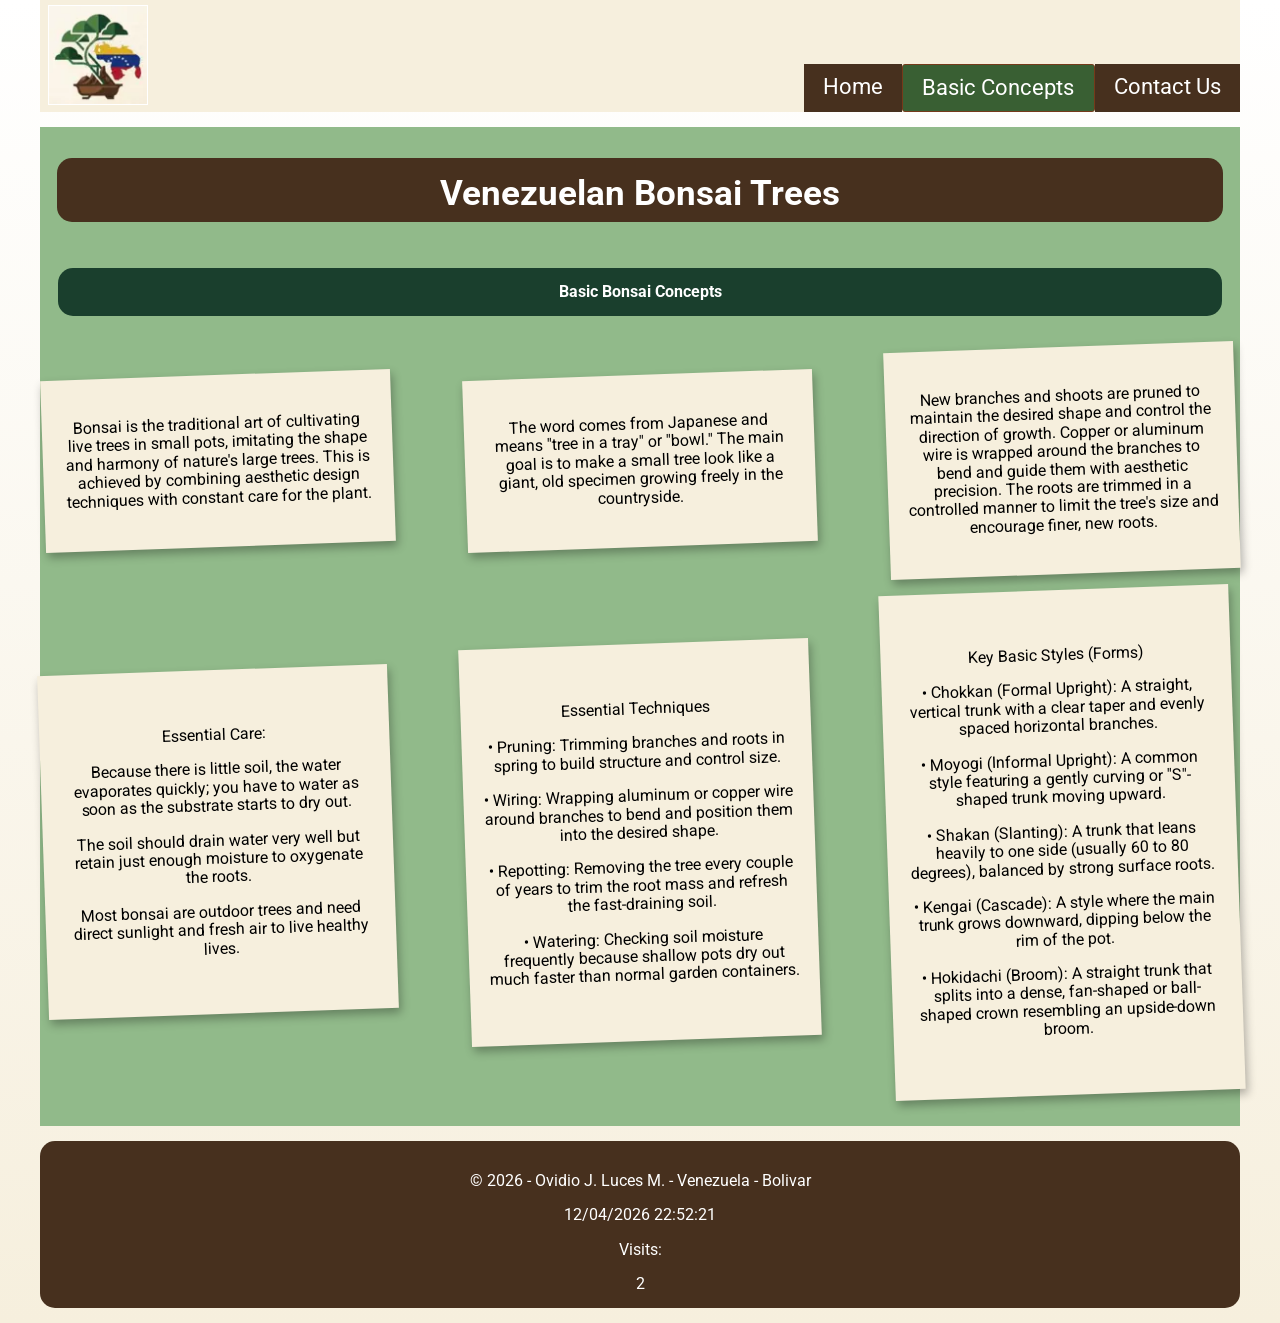
<file: project/concepts.html>
<!DOCTYPE html>
<html lang="en">

<head>
  <meta charset="UTF-8">
  <meta name="viewport" content="width=device-width, initial-scale=1.0">
  <title>Bonsai trees in Venezuela</title>
  <meta name="description" content="Ovidio J. Luces M., Bonsai trees in Venezuela, Concepts page">
  <meta name="author" content="Ovidio J. Luces M.">
  <link rel="stylesheet" href="styles/normalize.css">
  <link rel="stylesheet" href="styles/small.css">
  <link rel="stylesheet" href="styles/medium.css">
  <link rel="preconnect" href="https://fonts.googleapis.com">
  <link rel="preconnect" href="https://fonts.gstatic.com" crossorigin="">
  <link href="https://fonts.googleapis.com/css2?family=Roboto:wght@400;700&display=swap" rel="stylesheet">
  <link rel="icon" href="images/favicon.ico">

  <meta property="og:title" content="Bonsai trees in Venezuela">
  <meta property="og:description" content="Ovidio J. Luces M., Bonsai trees in Venezuela Concepts page">
  <meta property="og:locale" content="en_US">
  <meta property="og:image" content="https://ovluces.github.io/wdd231/project/images/captura.webp">
  <meta property="og:url" content="https://ovluces.github.io/wdd231/project/concepts.html">
  <meta property="og:type" content="website">
  <meta property="og:site_name" content="Bonsai trees in Venezuela Concepts Page">

  <script src="scripts/bonsai_venezuela.js" defer></script>
</head>

<body>
  <header>
    <a href="index.html"><img src="images/logo-bonsai-venezuela-100.webp" alt="Logo Bonsai en Venezuela" width="100"
        height="100"></a>
    <a id="menu"></a>
    <nav>
      <ul class="navigation">
        <li><a href="index.html">Home</a></li>
        <li><a class="active" href="concepts.html">Basic Concepts</a></li>
        <li><a href="contact.html">Contact Us</a></li>
      </ul>
    </nav>
  </header>
  <main>
    <div class="ficha">
      <h1>Venezuelan Bonsai Trees</h1>
      <div class="ficha">
        <h2>Basic Bonsai Concepts</h2>
        <div class="container">
          <p class="post-it">Bonsai is the traditional art of cultivating live trees in
            small
            pots, imitating the shape and harmony of nature's large
            trees. This is achieved by combining aesthetic design techniques with constant care for the plant.
          </p>
          <p class="post-it">The word comes from Japanese and means "tree in a tray" or
            "bowl." The main goal is to make a small tree look like a
            giant, old specimen growing freely in the countryside.
          </p>
          <p class="post-it">
            New branches and shoots are pruned to maintain the desired shape and control the direction of growth. Copper
            or aluminum
            wire is wrapped around the branches to bend and guide them with aesthetic precision. The roots are trimmed
            in
            a controlled manner to limit the tree's size and encourage finer, new roots.</p>
          <div class="post-it">
            <p>
              Essential Care:
            </p>
            <p>Because there is little soil, the water evaporates quickly; you have to water
              as soon as the substrate starts to dry
              out.</p>
            <p>The soil should drain water very well but retain just enough moisture to
              oxygenate the roots.</p>
            <p>Most bonsai are outdoor trees and need direct sunlight and fresh air to live
              healthy lives.</p>
          </div>

          <div class="post-it">
            <p>Essential Techniques</p>
            <p>• Pruning: Trimming branches and roots in spring to build structure and control size.</p>
            <p>• Wiring: Wrapping aluminum or copper wire around branches to bend and position them into the desired
              shape.</p>
            <p>• Repotting: Removing the tree every couple of years to trim the root mass and refresh the fast-draining
              soil.</p>
            <p>• Watering: Checking soil moisture frequently because shallow pots dry out much faster than normal garden
              containers.</p>
          </div>

          <div class="post-it">
            <p>Key Basic Styles (Forms)</p>

            <p> • Chokkan (Formal Upright): A straight, vertical trunk with a clear taper and evenly spaced horizontal
              branches.</p>
            <p> • Moyogi (Informal Upright): A common style featuring a gently curving or "S"-shaped trunk moving
              upward.</p>
            <p>• Shakan (Slanting): A trunk that leans heavily to one side (usually 60 to 80 degrees), balanced by
              strong
              surface roots.</p>
            <p> • Kengai (Cascade): A style where the main trunk grows downward, dipping below the rim of the pot.</p>
            <p> • Hokidachi (Broom): A straight trunk that splits into a dense, fan-shaped or ball-shaped crown
              resembling
              an upside-down broom.</p>
          </div>
        </div>
      </div>
    </div>

  </main>
  <footer>
    <p>&copy; <span id="currentyear"> </span> -
      <span>Ovidio J. Luces M. - Venezuela - Bolivar</span>
    </p>
    <p id="lastModified">
    </p>
    <p>Visits: </p><span class="visits">x</span>
  </footer>
</body>

</html>
</file>
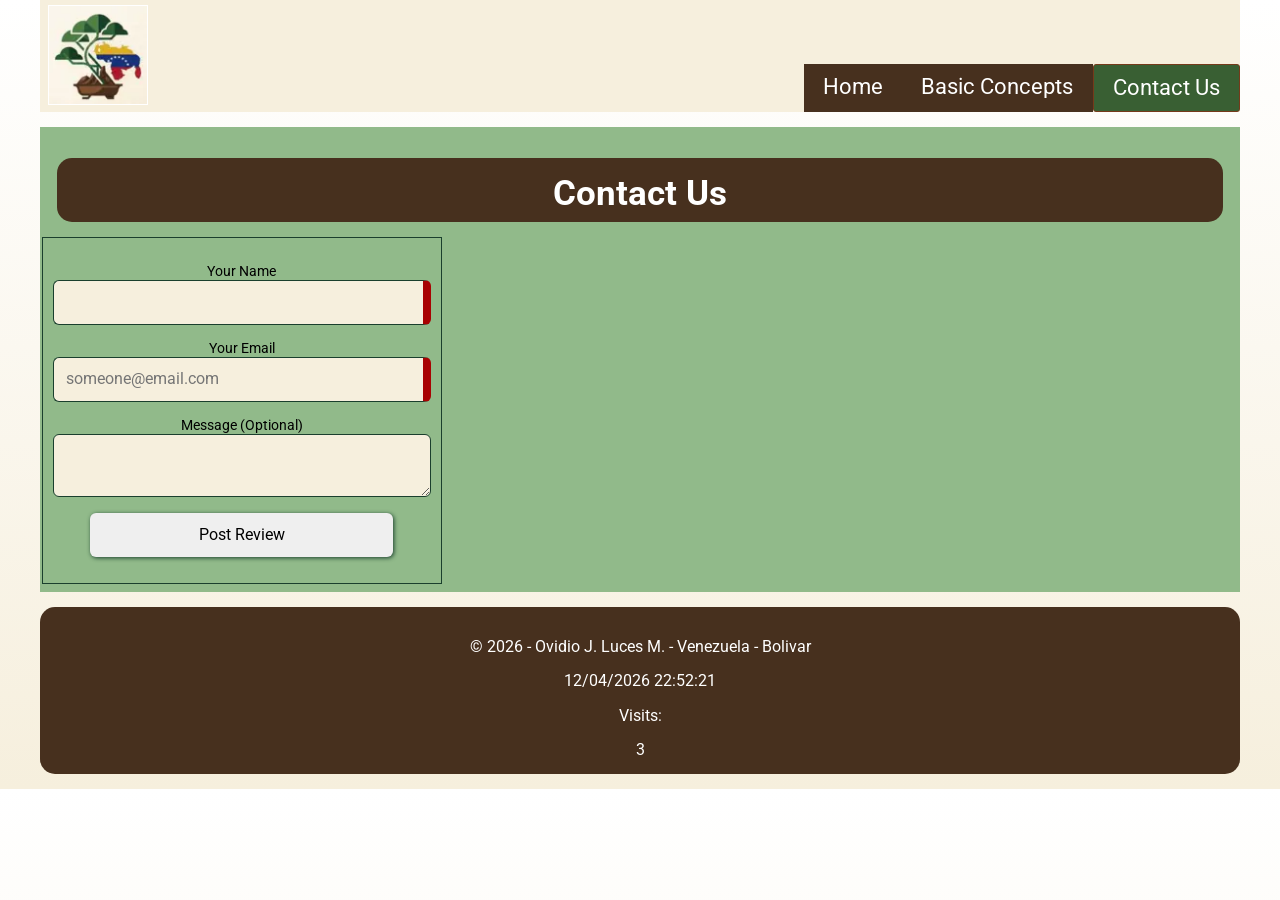
<file: project/contact.html>
<!DOCTYPE html>
<html lang="en">

<head>
  <meta charset="UTF-8">
  <meta name="viewport" content="width=device-width, initial-scale=1.0">
  <title>Bonsai trees in Venezuela</title>
  <meta name="description" content="Ovidio J. Luces M., Bonsai trees in Venezuela, Contact page">
  <meta name="author" content="Ovidio J. Luces M.">
  <link rel="stylesheet" href="styles/normalize.css">
  <link rel="stylesheet" href="styles/small.css">
  <link rel="stylesheet" href="styles/medium.css">
  <link rel="stylesheet" href="styles/form.css">
  <link rel="preconnect" href="https://fonts.googleapis.com">
  <link rel="preconnect" href="https://fonts.gstatic.com" crossorigin="">
  <link href="https://fonts.googleapis.com/css2?family=Roboto:wght@400;700&display=swap" rel="stylesheet">
  <link rel="icon" href="images/favicon.ico">

  <meta property="og:title" content="Bonsai trees in Venezuela">
  <meta property="og:description" content="Ovidio J. Luces M., Bonsai trees in Venezuela Contact page">
  <meta property="og:locale" content="en_US">
  <meta property="og:image" content="https://ovluces.github.io/wdd231/project/images/captura.webp">
  <meta property="og:url" content="https://ovluces.github.io/wdd231/project/contact.html">
  <meta property="og:type" content="website">
  <meta property="og:site_name" content="Bonsai trees in Venezuela Contact page">

  <script src="scripts/bonsai_venezuela.js" defer></script>
</head>

<body>
  <header>
    <a href="index.html"><img src="images/logo-bonsai-venezuela-100.webp" alt="Logo Bonsai en Venezuela" width="100"
        height="100"></a>
    <a id="menu"></a>
    <nav>
      <ul class="navigation">
        <li><a href="index.html">Home</a></li>
        <li><a href="concepts.html">Basic Concepts</a></li>
        <li><a class="active" href="contact.html">Contact Us</a></li>
      </ul>
    </nav>
  </header>

  <main>
    <div class="ficha">
      <h1>Contact Us</h1>


      <form method="get" action="thankyou.html" class="form">
        <label for="name" class="required">Your Name</label>
        <input type="text" name="name" id="name" autocomplete="name" required>
        <label for="email" class="required">Your Email</label>
        <input type="email" name="email" id="email" autocomplete="email" placeholder="someone@email.com" required>
        <label for="message">Message (Optional)</label>
        <textarea name="message" id="message"></textarea>
        <input type="submit" value="Post Review">
      </form>
    </div>
  </main>
  <footer>
    <p>&copy; <span id="currentyear"> </span> -
      <span>Ovidio J. Luces M. - Venezuela - Bolivar</span>
    </p>
    <p id="lastModified">
    </p>
    <p>Visits: </p><span class="visits">x</span>
  </footer>
</body>

</html>
</file>
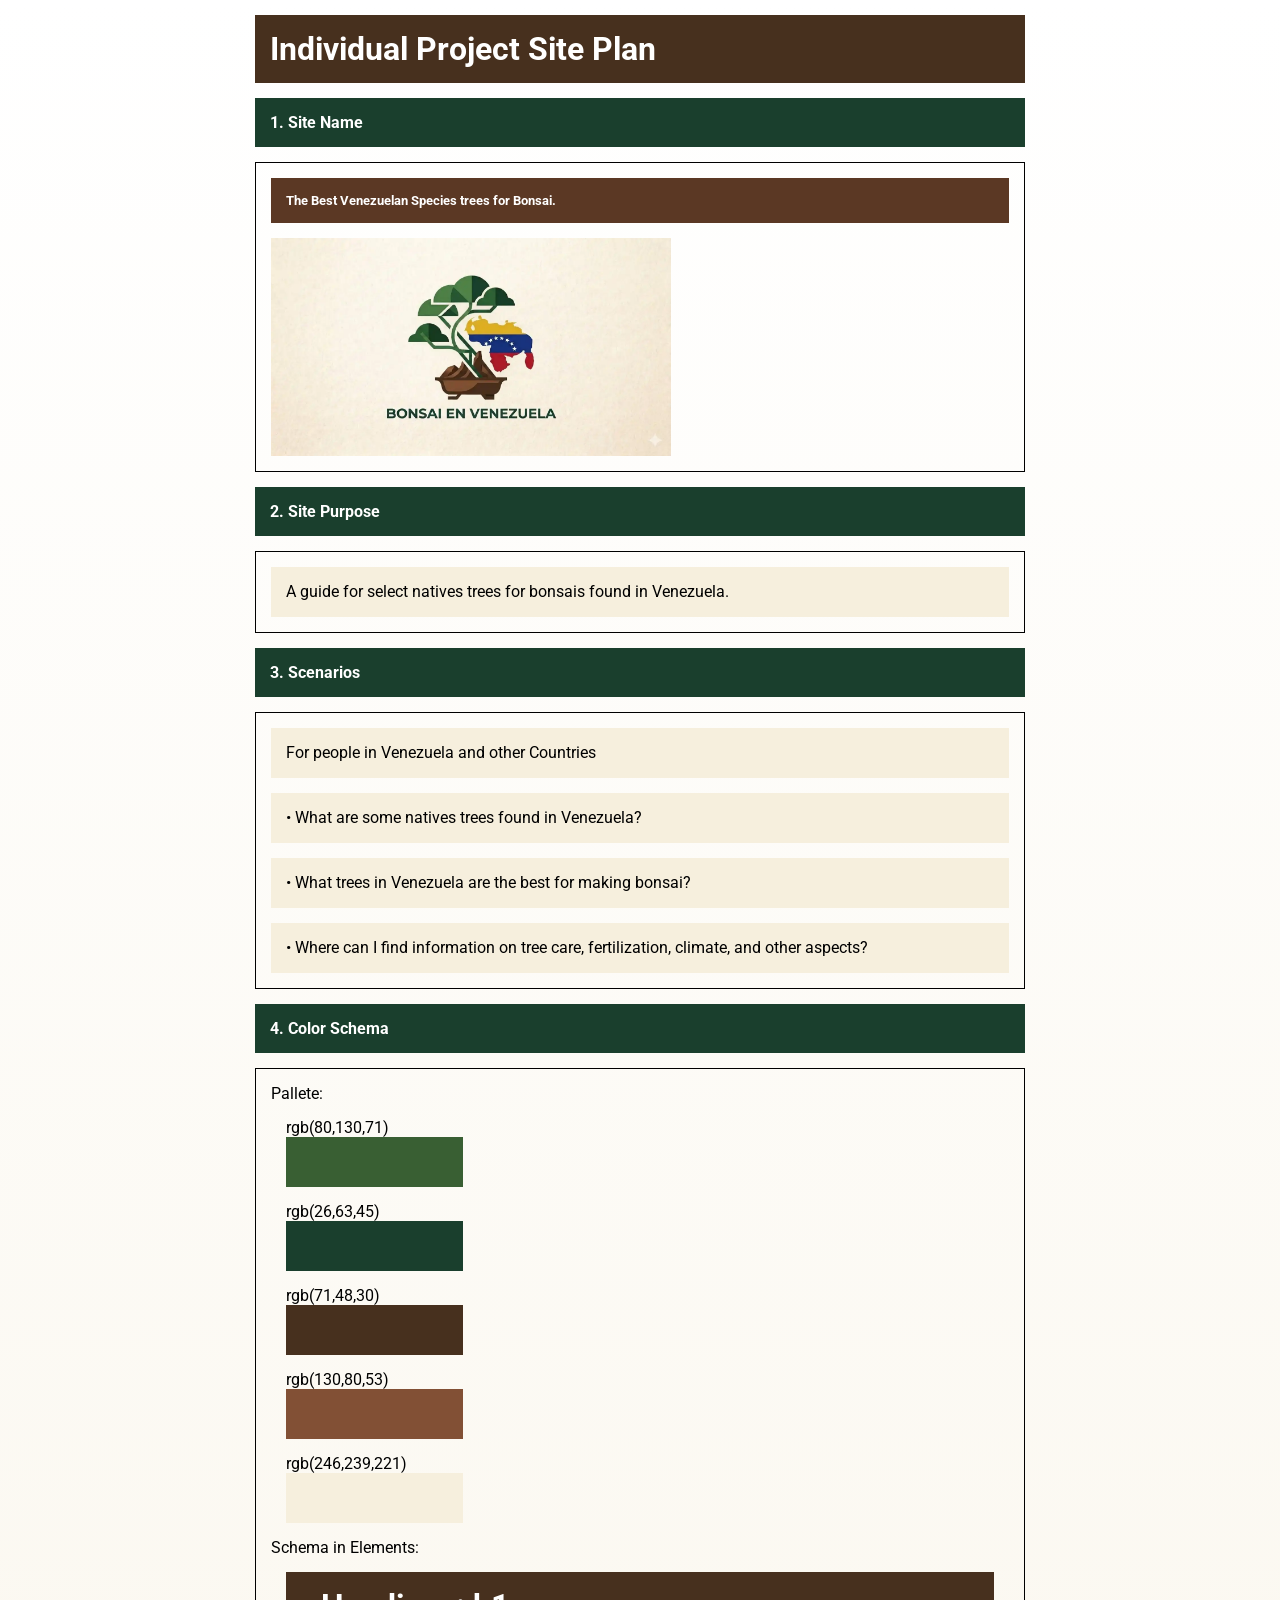
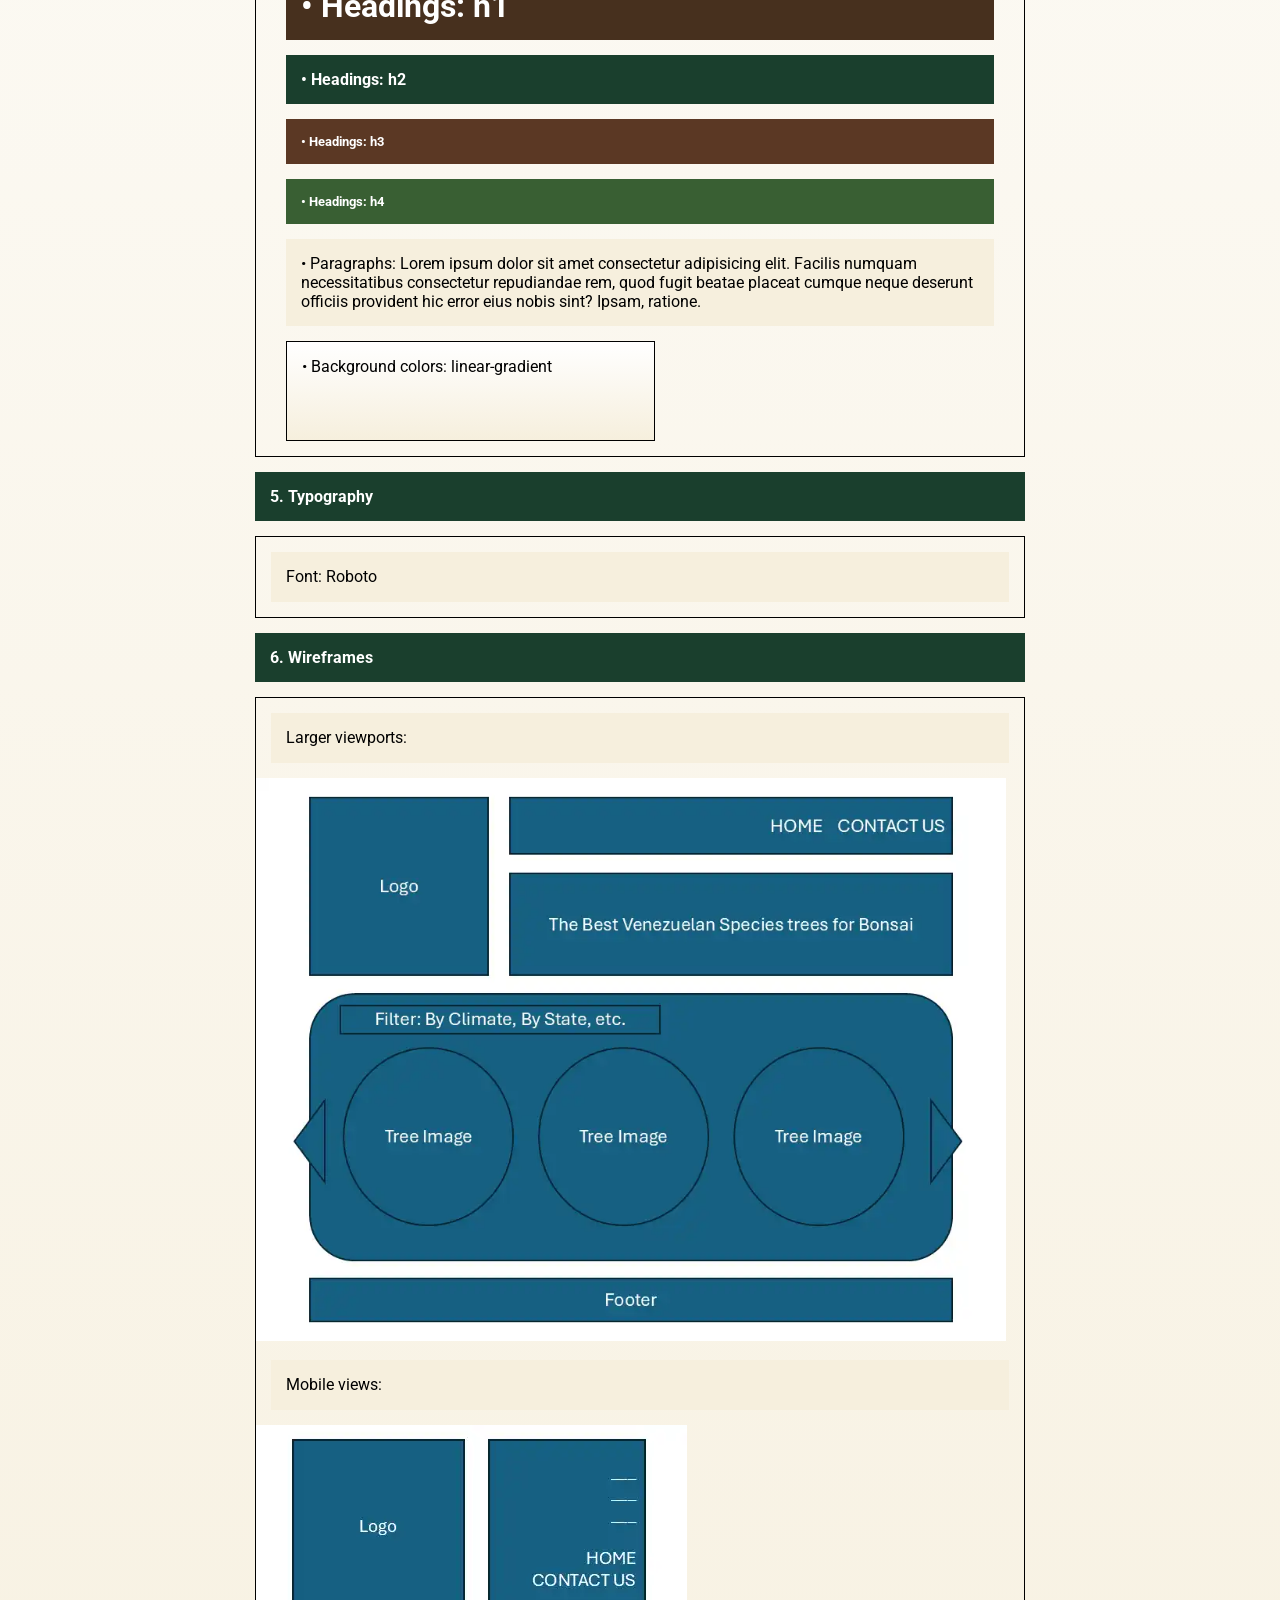
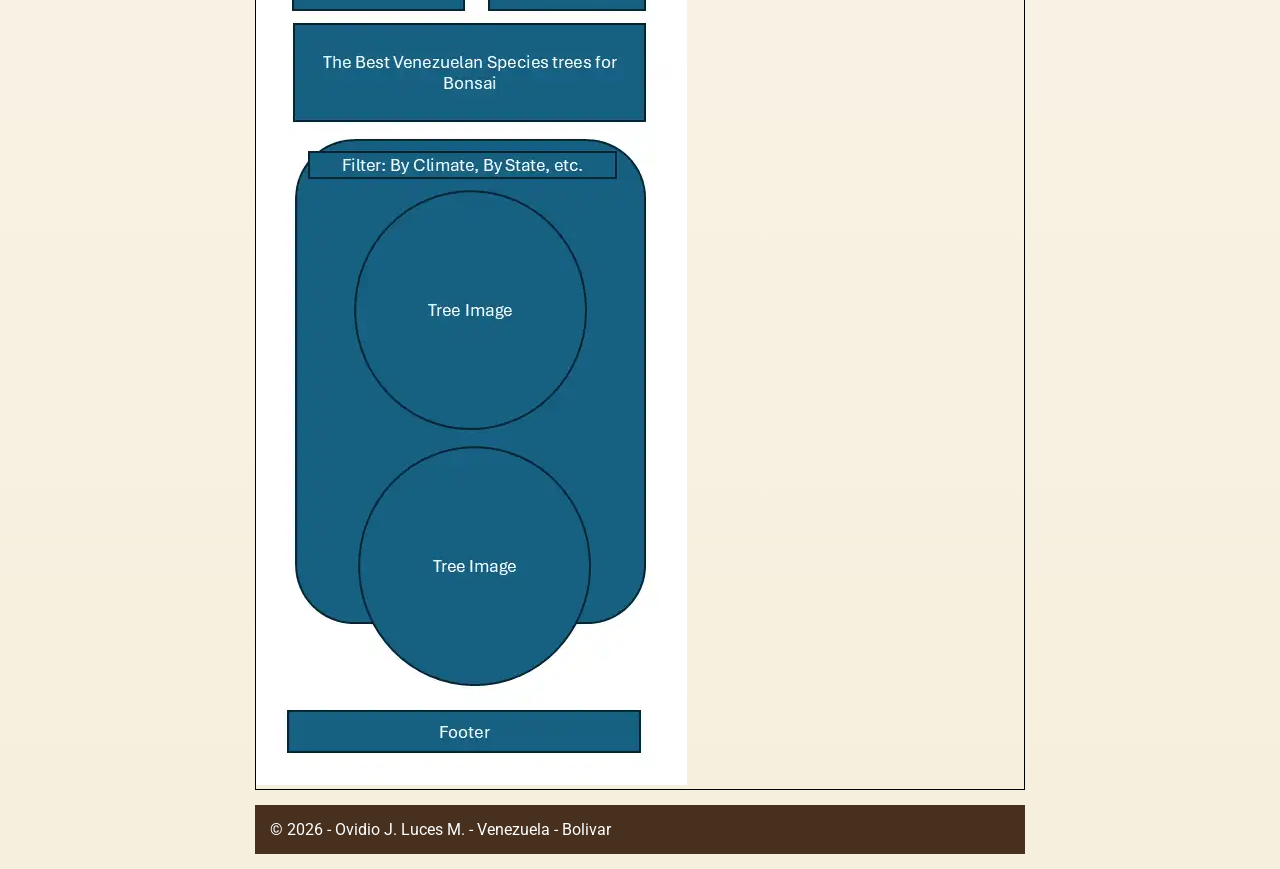
<file: project/siteplan.html>
<!DOCTYPE html>
<html lang="en">

<head>

  <meta charset="utf-8">
  <meta name="viewport" content="width=device-width, initial-scale=1.0">
  <title>WDD 231 - Individual Project Site Plan</title>
  <meta name="description" content="Basic website plan in HTML. CSS 231 Week 05. Individual Project Site Plan">
  <meta name="author" content="Ovidio J. Luces M.">
  <link rel="stylesheet" href="styles/siteplan.css">
  <link rel="preconnect" href="https://fonts.googleapis.com">
  <link rel="preconnect" href="https://fonts.gstatic.com" crossorigin="">
  <link href="https://fonts.googleapis.com/css2?family=Roboto:wght@400;700&display=swap" rel="stylesheet">
</head>

<body>
  <header>
    <h1>Individual Project Site Plan</h1>
  </header>
  <main>
    <h2>1. Site Name</h2>
    <div class="container">
      <h3>The Best Venezuelan Species trees for Bonsai.</h3>
      <img class="card" src="images/logo-bonsai-venezuela.webp" alt="Logo Bonsai en Venezuela" width="400">



    </div>
    <h2>2. Site Purpose</h2>
    <div class="container">
      <p class="p">A guide for select natives trees for bonsais found in Venezuela. </p>
    </div>
    <h2>3. Scenarios</h2>
    <div class="container">
      <p class="p">For people in Venezuela and other Countries</p>
      <p class="p">• What are some natives trees found in Venezuela?</p>
      <p class="p">• What trees in Venezuela are the best for making bonsai?</p>
      <p class="p">• Where can I find information on tree care, fertilization, climate, and other aspects?</p>
    </div>
    <h2>4. Color Schema</h2>
    <div class="container">
      <div class="card">
        <p>Pallete: </p>
        <div class="card center">
          <p>rgb(80,130,71)</p>
          <p class="colores color1"> </p>
          <p>rgb(26,63,45)</p>
          <p class="colores color2"> </p>
          <p>rgb(71,48,30)</p>
          <p class="colores color3"> </p>
          <p>rgb(130,80,53)</p>
          <p class="colores color4"> </p>
          <p>rgb(246,239,221)</p>
          <p class="colores color5"> </p>
        </div>

      </div>
      <div class="card">
        <p>Schema in Elements:</p>
        <h1>• Headings: h1</h1>
        <h2>• Headings: h2</h2>
        <h3>• Headings: h3</h3>
        <h4>• Headings: h4</h4>
        <p class="p">• Paragraphs:
          Lorem ipsum dolor sit amet consectetur adipisicing elit. Facilis numquam
          necessitatibus consectetur repudiandae rem, quod fugit beatae placeat cumque neque deserunt officiis provident
          hic error eius nobis sint? Ipsam, ratione.</p>
        <p class="background">• Background colors: linear-gradient</p>
      </div>


    </div>
    <h2>5. Typography</h2>
    <div class="container">
      <p class="p">Font: Roboto</p>

    </div>
    <h2>6. Wireframes</h2>
    <div class="container">
      <p class="p">Larger viewports:</p>
      <img src="images/bonsai-tree-venezuela.webp" alt="" width="750">
      <p class="p">Mobile views:</p>
      <img src="images/bonsai-tree-venezuela-small.webp" alt="" width="431">
    </div>

  </main>
  <footer>
    <p>&copy; <span id="currentyear"> 2026</span> -
      <span>Ovidio J. Luces M. - Venezuela - Bolivar</span>
    </p>
    <p id="lastModified">
    </p>
  </footer>



</body>

</html>
</file>
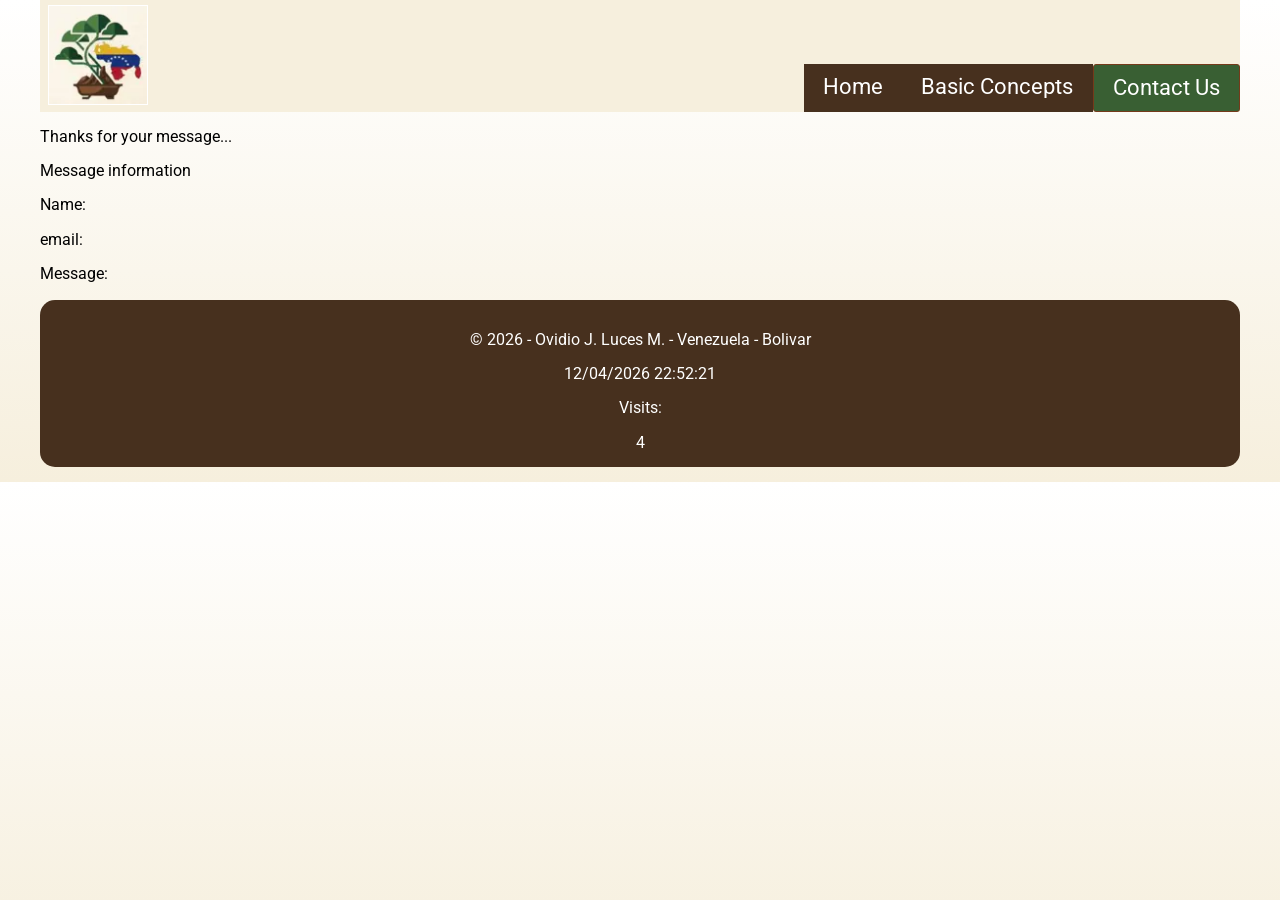
<file: project/thankyou.html>
<!DOCTYPE html>
<html lang="en">

<head>
  <meta charset="UTF-8">
  <meta name="viewport" content="width=device-width, initial-scale=1.0">
  <title>Bonsai trees in Venezuela</title>
  <meta name="description" content="Ovidio J. Luces M., Bonsai trees in Venezuela, Thank You page">
  <meta name="author" content="Ovidio J. Luces M.">
  <link rel="stylesheet" href="styles/normalize.css">
  <link rel="stylesheet" href="styles/small.css">
  <link rel="stylesheet" href="styles/medium.css">
  <link rel="preconnect" href="https://fonts.googleapis.com">
  <link rel="preconnect" href="https://fonts.gstatic.com" crossorigin="">
  <link href="https://fonts.googleapis.com/css2?family=Roboto:wght@400;700&display=swap" rel="stylesheet">
  <link rel="icon" href="images/favicon.ico">

  <meta property="og:title" content="Bonsai trees in Venezuela">
  <meta property="og:description" content="Ovidio J. Luces M., Bonsai trees in Venezuela Thank You">
  <meta property="og:locale" content="en_US">
  <meta property="og:image" content="https://ovluces.github.io/wdd231/project/images/captura.webp">
  <meta property="og:url" content="https://ovluces.github.io/wdd231/project/thankyou.html">
  <meta property="og:type" content="website">
  <meta property="og:site_name" content="Bonsai trees in Venezuela Thank You Page">

  <script src="scripts/bonsai_venezuela.js" defer></script>
  <script src="scripts/thankyou.js" defer></script>
</head>

<body>
  <header>
    <a href="index.html"><img src="images/logo-bonsai-venezuela-100.webp" alt="Logo Bonsai en Venezuela" width="100"
        height="100"></a>
    <a id="menu"></a>
    <nav>
      <ul class="navigation">
        <li><a href="index.html">Home</a></li>
        <li><a href="concepts.html">Basic Concepts</a></li>
        <li><a class="active" href="contact.html">Contact Us</a></li>
      </ul>
    </nav>
  </header>
  <main>

    <p>Thanks for your message...</p>
    <section>
      <legend>Message information</legend>
      <p>Name: <spam id="name"></spam>
      </p>
      <p>email: <spam id="email"></spam>
      </p>
      <p>Message: <spam id="message"></spam>
      </p>


  </main>
  <footer>
    <p>&copy; <span id="currentyear"> </span> -
      <span>Ovidio J. Luces M. - Venezuela - Bolivar</span>
    </p>
    <p id="lastModified">
    </p>
    <p>Visits: </p><span class="visits">x</span>
  </footer>


</body>

</html>
</file>
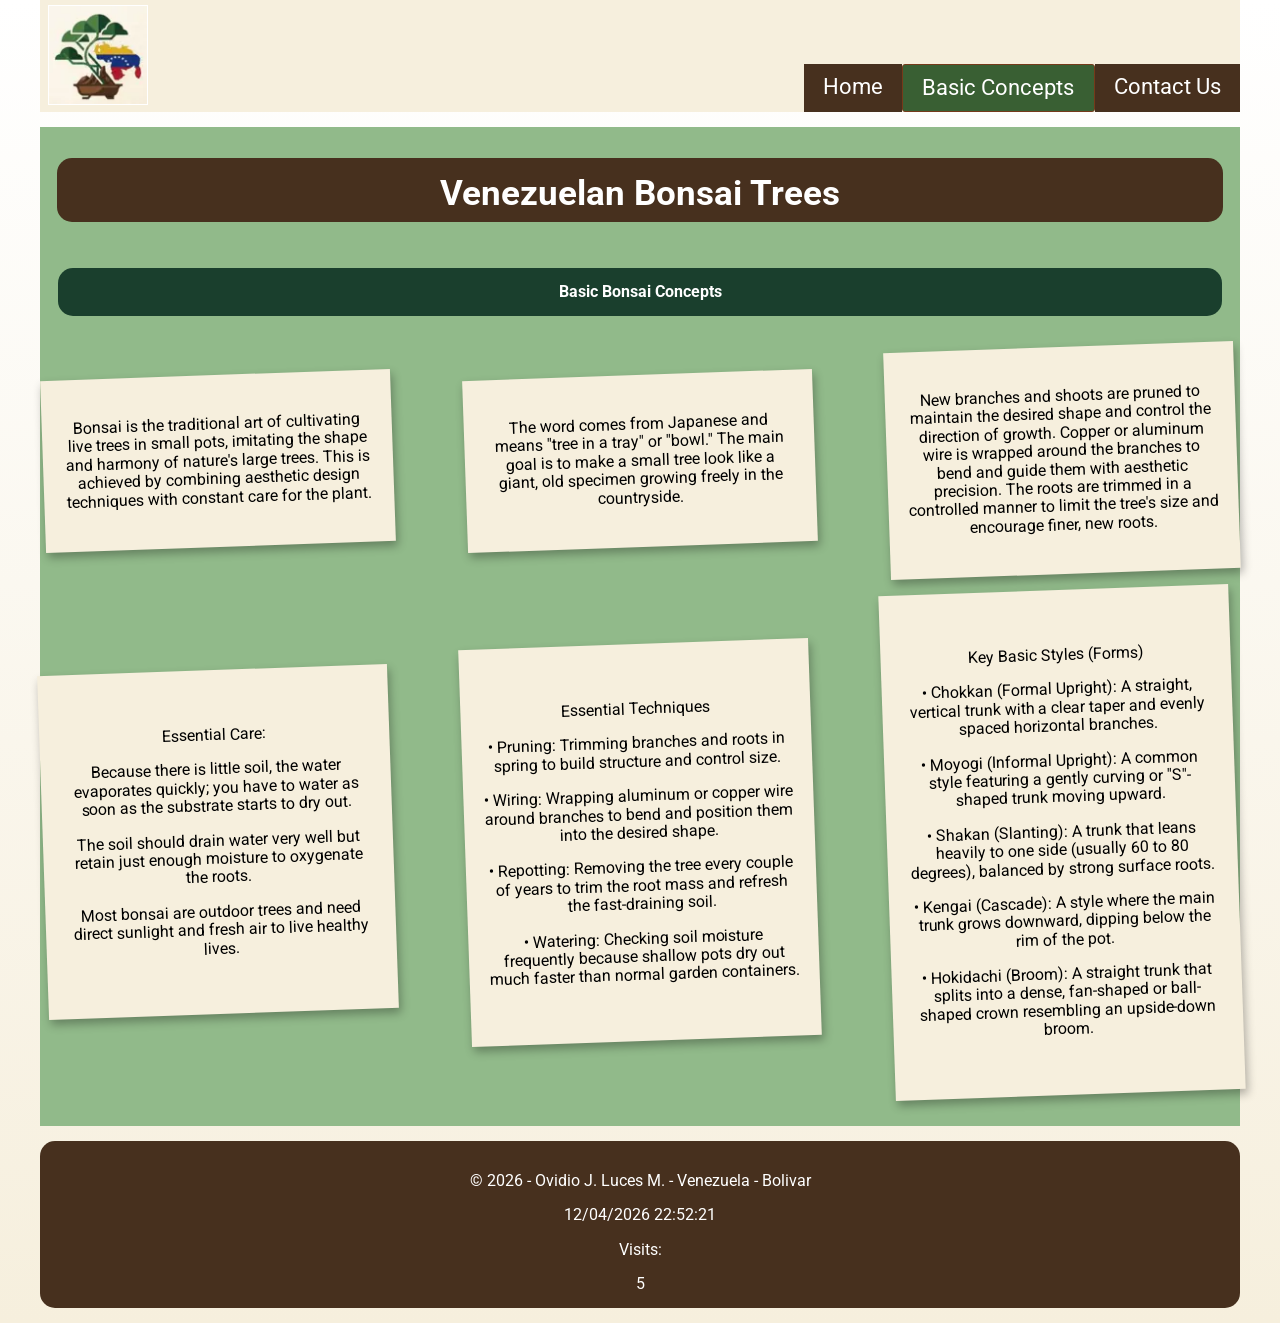
<file: project/venezuelan-bonsai-trees-concepts.html>
<!DOCTYPE html>
<html lang="en">

<head>
  <meta charset="UTF-8">
  <meta name="viewport" content="width=device-width, initial-scale=1.0">
  <title>Bonsai trees in Venezuela</title>
  <meta name="description" content="Ovidio J. Luces M., Bonsai trees in Venezuela, Index page">
  <meta name="author" content="Ovidio J. Luces M.">
  <link rel="stylesheet" href="styles/normalize.css">
  <link rel="stylesheet" href="styles/small.css">
  <link rel="stylesheet" href="styles/medium.css">
  <link rel="preconnect" href="https://fonts.googleapis.com">
  <link rel="preconnect" href="https://fonts.gstatic.com" crossorigin="">
  <link href="https://fonts.googleapis.com/css2?family=Roboto:wght@400;700&display=swap" rel="stylesheet">
  <link rel="icon" href="images/favicon.ico">

  <meta property="og:title" content="Bonsai trees in Venezuela">
  <meta property="og:description" content="Ovidio J. Luces M., Bonsai trees in Venezuela">
  <meta property="og:locale" content="en_US">
  <!-- <meta property="og:image" content="https://ovluces.github.io/wdd231/chamber/images/url_image.webp">
  <meta property="og:url" content="https://ovluces.github.io/wdd231/chamber/directory.html"> -->
  <meta property="og:type" content="website">
  <meta property="og:site_name" content="Bonsai trees in Venezuela Index Page">

  <script src="scripts/bonsai_venezuela.js" defer></script>
</head>

<body>
  <header>
    <a href="index.html"><img src="images/logo-bonsai-venezuela-100.webp" alt="Logo Bonsai en Venezuela" width="100"
        height="100"></a>
    <a id="menu"></a>
    <nav>
      <ul class="navigation">
        <li><a href="index.html">Home</a></li>
        <li><a class="active" href="venezuelan-bonsai-trees-concepts.html">Basic Concepts</a></li>
        <li><a href="venezuelan-bonsai-trees-contact.html">Contact Us</a></li>
      </ul>
    </nav>
  </header>
  <main>
    <div class="ficha">
      <h1>Venezuelan Bonsai Trees</h1>
      <div class="ficha">
        <h2>Basic Bonsai Concepts</h2>
        <div class="container">
          <p class="post-it">Bonsai is the traditional art of cultivating live trees in
            small
            pots, imitating the shape and harmony of nature's large
            trees. This is achieved by combining aesthetic design techniques with constant care for the plant.
          </p>
          <p class="post-it">The word comes from Japanese and means "tree in a tray" or
            "bowl." The main goal is to make a small tree look like a
            giant, old specimen growing freely in the countryside.
          </p>
          <p class="post-it">
            New branches and shoots are pruned to maintain the desired shape and control the direction of growth. Copper
            or aluminum
            wire is wrapped around the branches to bend and guide them with aesthetic precision. The roots are trimmed
            in
            a controlled manner to limit the tree's size and encourage finer, new roots.</p>
          <div class="post-it">
            <p>
              Essential Care:
            </p>
            <p>Because there is little soil, the water evaporates quickly; you have to water
              as soon as the substrate starts to dry
              out.</p>
            <p>The soil should drain water very well but retain just enough moisture to
              oxygenate the roots.</p>
            <p>Most bonsai are outdoor trees and need direct sunlight and fresh air to live
              healthy lives.</p>
          </div>

          <div class="post-it">
            <p>Essential Techniques</p>
            <p>• Pruning: Trimming branches and roots in spring to build structure and control size.</p>
            <p>• Wiring: Wrapping aluminum or copper wire around branches to bend and position them into the desired
              shape.</p>
            <p>• Repotting: Removing the tree every couple of years to trim the root mass and refresh the fast-draining
              soil.</p>
            <p>• Watering: Checking soil moisture frequently because shallow pots dry out much faster than normal garden
              containers.</p>
          </div>

          <div class="post-it">
            <p>Key Basic Styles (Forms)</p>

            <p> • Chokkan (Formal Upright): A straight, vertical trunk with a clear taper and evenly spaced horizontal
              branches.</p>
            <p> • Moyogi (Informal Upright): A common style featuring a gently curving or "S"-shaped trunk moving
              upward.</p>
            <p>• Shakan (Slanting): A trunk that leans heavily to one side (usually 60 to 80 degrees), balanced by
              strong
              surface roots.</p>
            <p> • Kengai (Cascade): A style where the main trunk grows downward, dipping below the rim of the pot.</p>
            <p> • Hokidachi (Broom): A straight trunk that splits into a dense, fan-shaped or ball-shaped crown
              resembling
              an upside-down broom.</p>
          </div>
        </div>
      </div>

  </main>
  <footer>
    <p>&copy; <span id="currentyear"> </span> -
      <span>Ovidio J. Luces M. - Venezuela - Bolivar</span>
    </p>
    <p id="lastModified">
    </p>
    <p>Visits: </p><span class="visits">x</span>
  </footer>
</body>

</html>
</file>
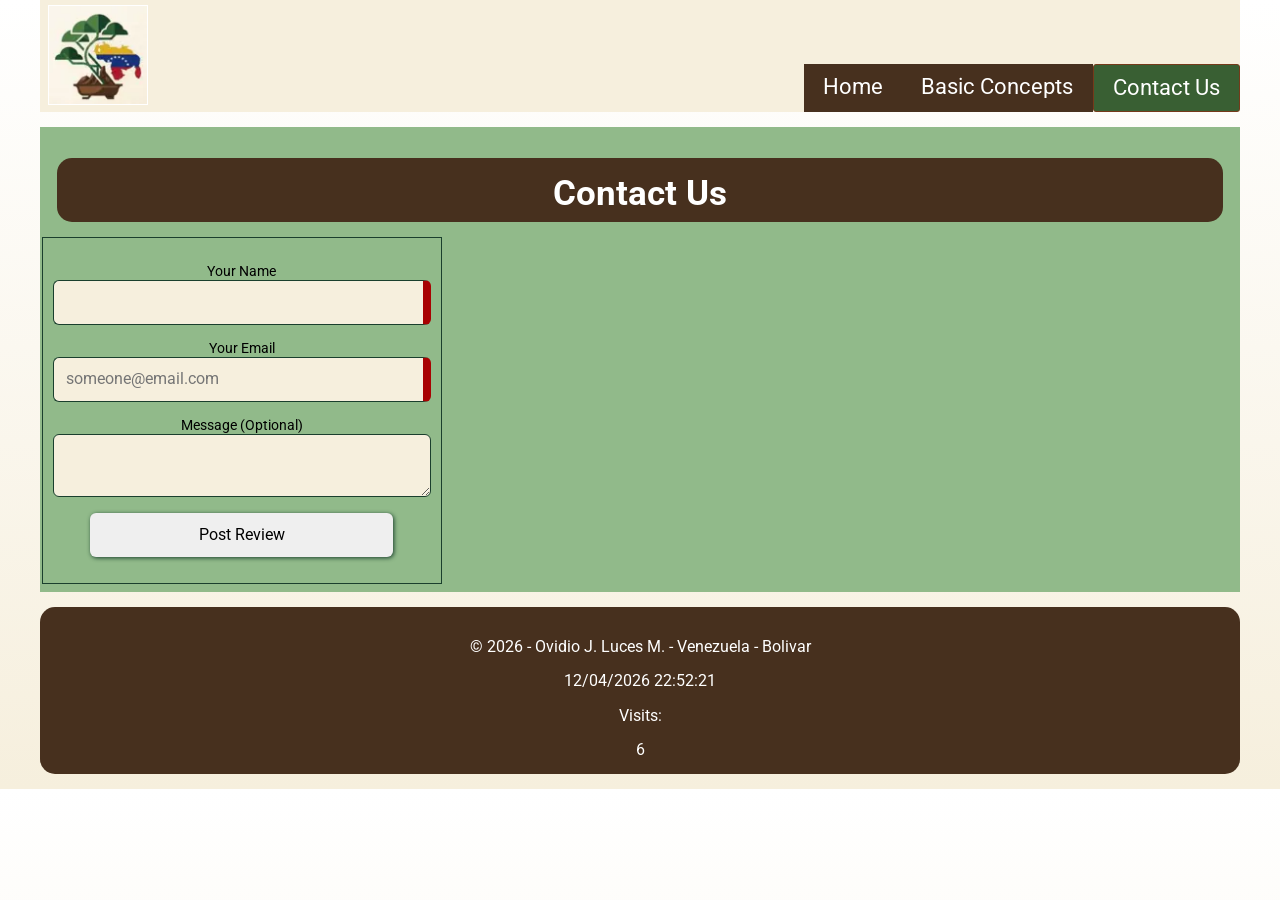
<file: project/venezuelan-bonsai-trees-contact.html>
<!DOCTYPE html>
<html lang="en">

<head>
  <meta charset="UTF-8">
  <meta name="viewport" content="width=device-width, initial-scale=1.0">
  <title>Bonsai trees in Venezuela</title>
  <meta name="description" content="Ovidio J. Luces M., Bonsai trees in Venezuela, Index page">
  <meta name="author" content="Ovidio J. Luces M.">
  <link rel="stylesheet" href="styles/normalize.css">
  <link rel="stylesheet" href="styles/small.css">
  <link rel="stylesheet" href="styles/medium.css">
  <link rel="stylesheet" href="styles/form.css">
  <link rel="preconnect" href="https://fonts.googleapis.com">
  <link rel="preconnect" href="https://fonts.gstatic.com" crossorigin="">
  <link href="https://fonts.googleapis.com/css2?family=Roboto:wght@400;700&display=swap" rel="stylesheet">
  <link rel="icon" href="images/favicon.ico">

  <meta property="og:title" content="Bonsai trees in Venezuela">
  <meta property="og:description" content="Ovidio J. Luces M., Bonsai trees in Venezuela">
  <meta property="og:locale" content="en_US">
  <!-- <meta property="og:image" content="https://ovluces.github.io/wdd231/chamber/images/url_image.webp">
  <meta property="og:url" content="https://ovluces.github.io/wdd231/chamber/directory.html"> -->
  <meta property="og:type" content="website">
  <meta property="og:site_name" content="Bonsai trees in Venezuela Index Page">

  <script src="scripts/bonsai_venezuela.js" defer></script>
</head>

<body>
  <header>
    <a href="index.html"><img src="images/logo-bonsai-venezuela-100.webp" alt="Logo Bonsai en Venezuela" width="100"
        height="100"></a>
    <a id="menu"></a>
    <nav>
      <ul class="navigation">
        <li><a href="index.html">Home</a></li>
        <li><a href="venezuelan-bonsai-trees-concepts.html">Basic Concepts</a></li>
        <li><a class="active" href="venezuelan-bonsai-trees-contact.html">Contact Us</a></li>
      </ul>
    </nav>
  </header>

  <main>
    <div class="ficha">
      <h1>Contact Us</h1>


      <form method="get" action="thankyou.html" class="form">
        <label for="name" class="required">Your Name</label>
        <input type="text" name="name" id="name" autocomplete="name" required>
        <label for="email" class="required">Your Email</label>
        <input type="email" name="email" id="email" autocomplete="email" placeholder="someone@email.com" required>
        <label for="message">Message (Optional)</label>
        <textarea name="message" id="message"></textarea>
        <input type="submit" value="Post Review">
      </form>
    </div>
  </main>
  <footer>
    <p>&copy; <span id="currentyear"> </span> -
      <span>Ovidio J. Luces M. - Venezuela - Bolivar</span>
    </p>
    <p id="lastModified">
    </p>
    <p>Visits: </p><span class="visits">x</span>
  </footer>
</body>

</html>
</file>
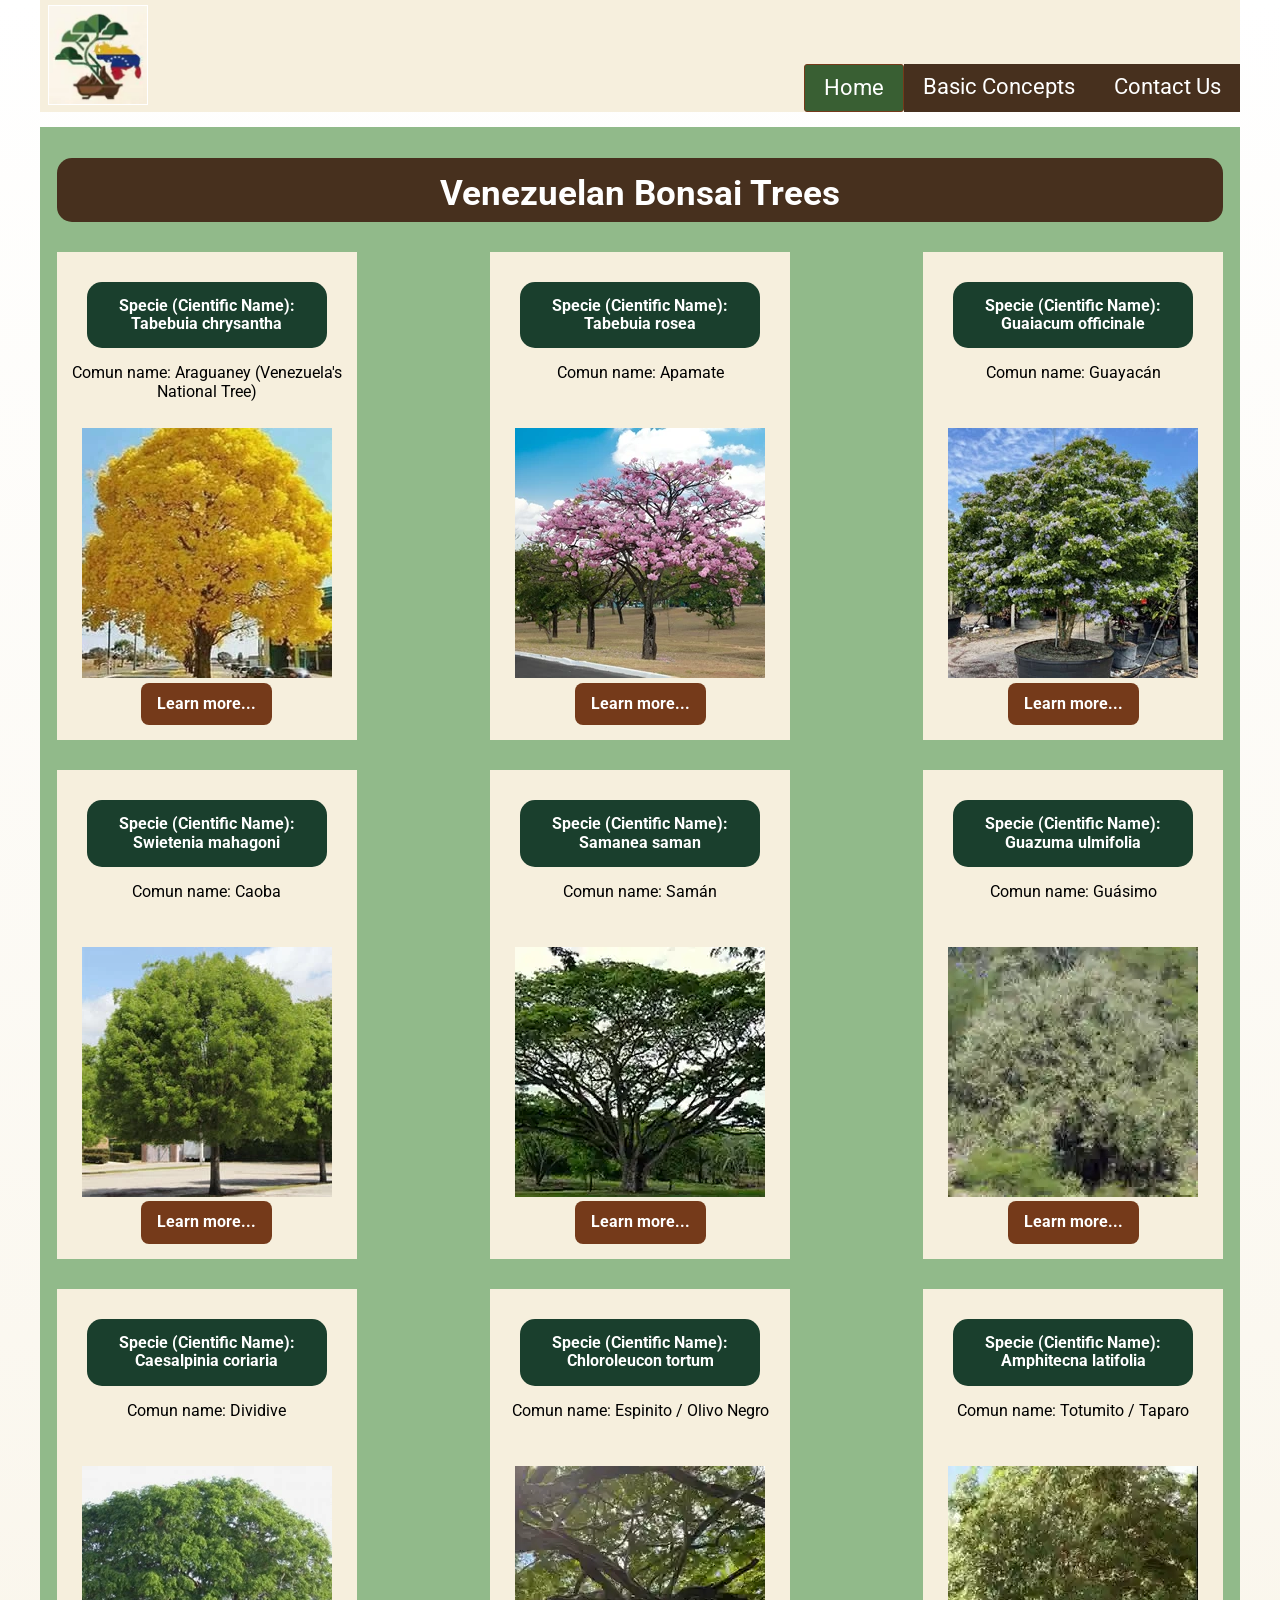
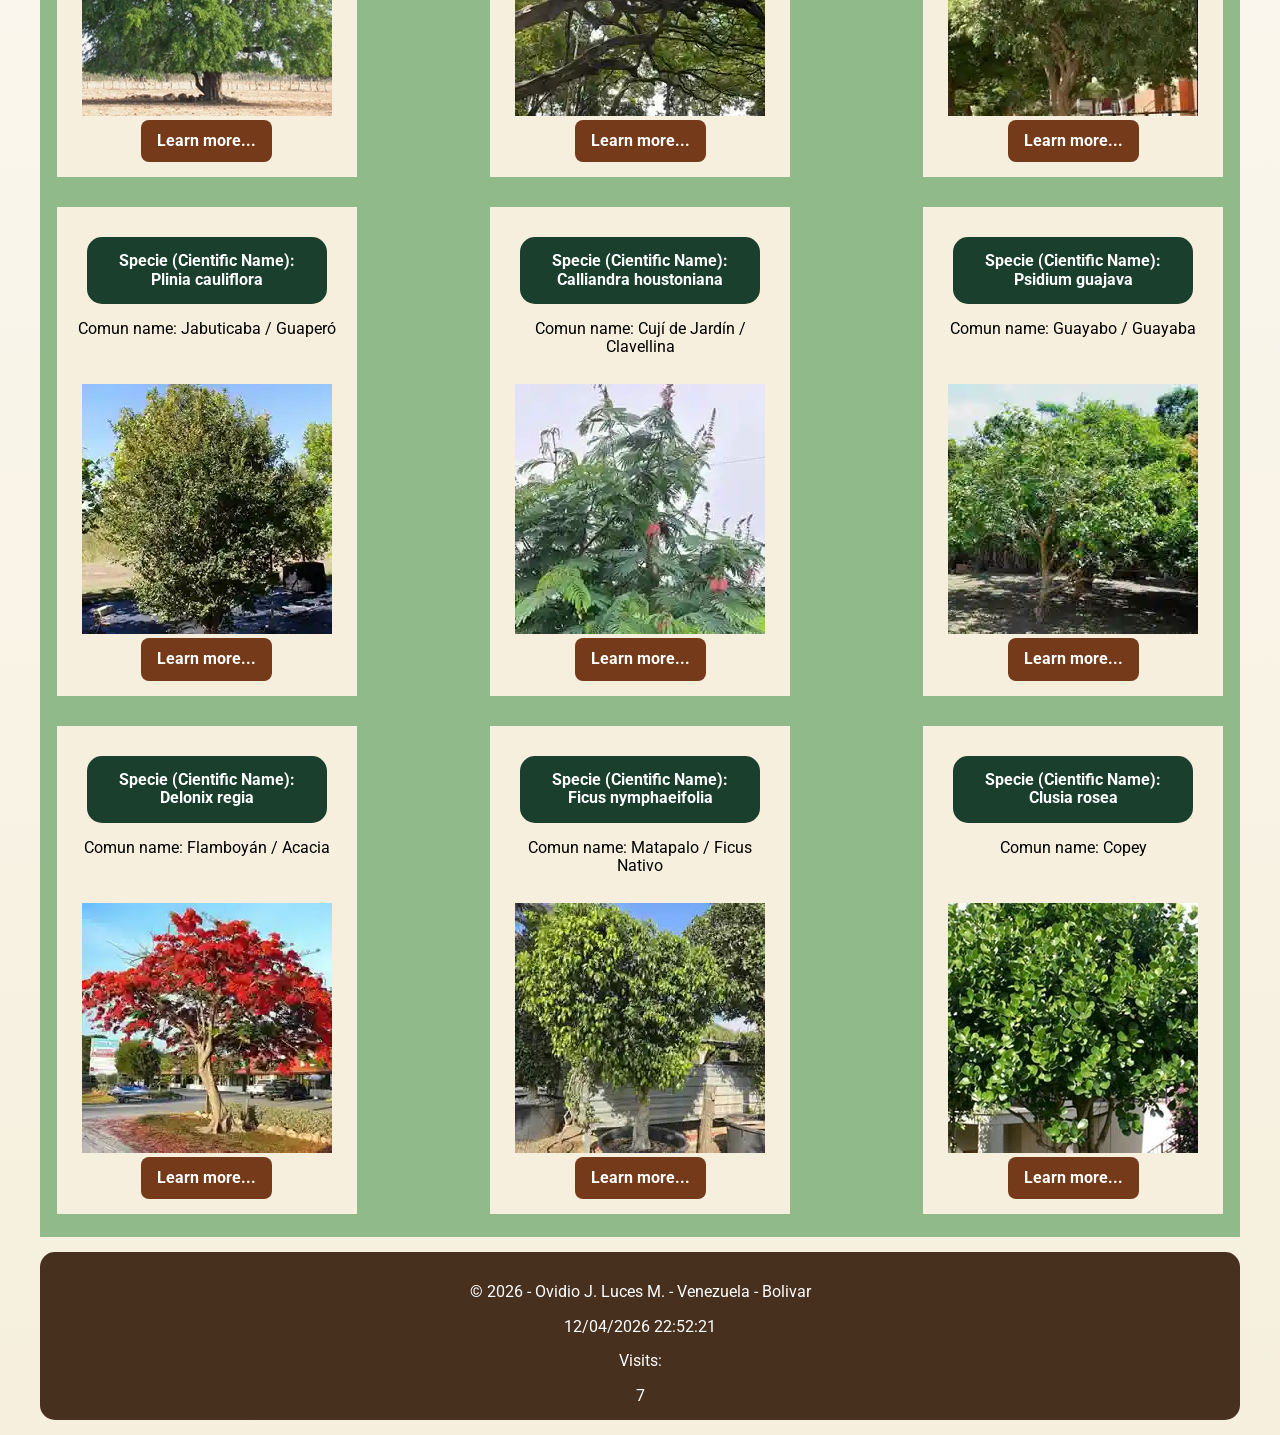
<file: project/venezuelan-bonsai-trees.html>
<!DOCTYPE html>
<html lang="en">

<head>
  <meta charset="UTF-8">
  <meta name="viewport" content="width=device-width, initial-scale=1.0">
  <title>Bonsai trees in Venezuela</title>
  <meta name="description" content="Ovidio J. Luces M., Bonsai trees in Venezuela, Index page">
  <meta name="author" content="Ovidio J. Luces M.">
  <link rel="stylesheet" href="styles/normalize.css">
  <link rel="stylesheet" href="styles/small.css">
  <link rel="stylesheet" href="styles/medium.css">
  <link rel="preconnect" href="https://fonts.googleapis.com">
  <link rel="preconnect" href="https://fonts.gstatic.com" crossorigin="">
  <link href="https://fonts.googleapis.com/css2?family=Roboto:wght@400;700&display=swap" rel="stylesheet">
  <link rel="icon" href="images/favicon.ico">

  <meta property="og:title" content="Bonsai trees in Venezuela">
  <meta property="og:description" content="Ovidio J. Luces M., Bonsai trees in Venezuela">
  <meta property="og:locale" content="en_US">
  <!-- <meta property="og:image" content="https://ovluces.github.io/wdd231/chamber/images/url_image.webp">
  <meta property="og:url" content="https://ovluces.github.io/wdd231/chamber/directory.html"> -->
  <meta property="og:type" content="website">
  <meta property="og:site_name" content="Bonsai trees in Venezuela Index Page">

  <script src="scripts/bonsai_venezuela.js" defer></script>
  <script src="scripts/bonsai_venezuela_home.js" defer></script>
  <script src="scripts/modal.js" defer></script>
</head>

<body>
  <header>
    <a href="venezuelan-bonsai-trees.html"><img src="images/logo-bonsai-venezuela-100.webp"
        alt="Logo Bonsai en Venezuela"></a>
    <a id="menu"></a>
    <nav>
      <ul class="navigation">
        <li><a class="active" href="venezuelan-bonsai-trees.html">Home</a></li>
        <li><a href="venezuelan-bonsai-trees-concepts.html">Basic Concepts</a></li>
        <li><a href="venezuelan-bonsai-trees-contact.html">Contact Us</a></li>
      </ul>
    </nav>
  </header>
  <main>
    <div class="ficha">
      <h1>Venezuelan Bonsai Trees</h1>
      <div class="container">
      </div>
    </div>
    <dialog id="tree-details"></dialog>

  </main>
  <footer>
    <p>&copy; <span id="currentyear"> </span> -
      <span>Ovidio J. Luces M. - Venezuela - Bolivar</span>
    </p>
    <p id="lastModified">
    </p>
    <p>Visits: </p><span class="visits">x</span>
  </footer>
</body>

</html>
</file>
<file: styles/small.css>
:root {
  --color1: rgb(5, 42, 80);
  --color2: rgb(255, 255, 255);
  --color3: rgb(57, 57, 57);
  --color4: rgb(242, 156, 31);
  --color5: rgb(221, 221, 221);
}

/*----------------Site Wide--------*/
* {
  font-family: Roboto, sans-serif;
  box-sizing: border-box;
}

a,
a:visited {
  color: inherit;
}

/*---------------------------Header*/
header {
  display: grid;
  grid-template-columns: 24px auto 44px;
  padding: 5px 0 5px 0px;
  align-items: center;
  border-bottom: solid 1px var(--color3);
  column-gap: 8px;
  max-width: 1200px;
  margin: 0 auto;
}

header img {
  display: block;
  width: 100%;
  height: auto;
}

header span {
  font-size: 1.6rem;
  color: var(--color1);
}

/*-----------------------Hamburguer --------------*/
.hamburger {
  background: none;
  border: none;
  font-size: 2rem;
  color: var(--color1);
  cursor: pointer;
  font-family: Verdana, Geneva, Tahoma, sans-serif;
}

.hamburger::before {
  content: "\2630";
}

.hamburger.show::before {
  content: "\00D7";
}

/*---Navigation------*/
.navigation {
  display: none;
}

.navigation.show {
  display: block;
}

.navigation ul {
  list-style-type: none;
  margin: 0;
  padding: 0;
}

.navigation a {
  display: block;
  padding: .8rem 10px;
  color: var(--color1);
  text-decoration: none;
  border-bottom: solid 1px var(--color5);
}

.navigation li.current {
  background-color: var(--color5);
}

.navigation a:hover {
  background-color: var(--color4);
}

/*----main-----*/
.grids {
  grid-template-columns: 1fr;
  max-width: 1200px;
  margin: 0 auto;
}

.grids h1 {
  grid-column: 1 / 3;
  color: var(--color2);
  background-color: var(--color1);
  padding: 8px;
  margin: 0;
  text-align: left;
  font-size: 1.3rem;
  height: auto;
}

.all-columns {
  grid-column: 1 / 3;
}

.card {
  border: var(--color1) 1px solid;
  border-radius: 8px;
  background-color: var(--color2);
  overflow: hidden;
  margin-top: 12px;
}

.card p {
  padding: 8px;
  text-align: justify;
}

.card img {
  padding: 4px;
}

.credits {
  text-align: center;
}

.card h2 {
  margin: 0;
  padding: 10px;
  background-color: var(--color1);
  color: var(--color2);
  height: 3rem;
  font-size: 1.2rem;
  align-content: center;
  text-align: center;
}

.courses {
  display: flex;
  justify-content: space-between;
}

.courses a {
  border: solid 1px var(--color1);
  background-color: var(--color5);
  text-align: center;
  display: block;
  padding: 8px;
  margin: 8px;
  text-decoration: none;
  color: var(--color1);
  width: 100%;
}

.courses a.currentCourse {
  background-color: var(--color3);
  color: var(--color2);
}

.courses a:not(.currentCourse):hover {
  background-color: var(--color4);
}

.courses-list {
  display: block;
  text-align: center;
  padding: 0 8px;
}

.courses-list section {
  overflow: hidden;
  border: 1px solid var(--color1);
  border-radius: 0 10px 0 10px;
  margin-top: 12px;
}

.courses-list h3 {
  border-bottom: 1px solid var(--color3);
  height: 50px;
  align-items: baseline;
  margin: 0;
  padding: 15px 0 0 0;
}

.courses-list p {
  text-align: center;
  margin: 10px 0 10px 0;
  padding: 0;
  display: block;
  width: 100%;
}

.completed {
  background-color: var(--color4);
}

dialog {
  border: 1px solid rgb(0 0 0 / 10%);
  border-radius: .25rem;
  padding: 1rem;
  background-color: #fff;
  box-shadow: 0 0 3rem #777;
  width: 90%;
  max-width: 600px;
}

::backdrop {
  background-color: rgb(0 0 0 / 50%);
}

dialog button {
  position: absolute;
  top: 23px;
  right: 23px;
  padding: .5rem 1rem;
  border: 1px solid rgb(0 0 0 / 10%);
}


/*----Footer----*/
footer {
  background-color: var(--color5);
  padding: 1rem 10px;
  text-align: center;
}

.social {
  display: flex;
  justify-content: center;
  column-gap: 8px;
}

.social a {
  display: flex;
  justify-content: center;
  text-decoration: none;
  align-items: center;
  width: 44px;
  height: 44px;
  border: solid 1px var(--color4);
  border-radius: 22px;
}

.social img {
  width: 24px;
  height: 24px;
}

.social a:hover {
  background-color: var(--color4);
}
</file>
<file: styles/larger.css>
@media only screen and (min-width: 20rem) {

  header,
  main,
  nav,
  footer {
    max-width: 1200px;
    margin: 0 auto;
  }

  header {
    grid-template-columns: 24px auto;
  }

  header span {
    font-size: 2rem;
  }

  .hamburger {
    display: none;
  }

  .navigation {
    display: block;
    border-bottom: solid 1px var(--color5);
  }

  .navigation ul {
    display: flex;
  }

  .navigation a {
    border: none;
  }

  .card {
    margin-top: 0;
  }

  .grids {
    display: grid;
    grid-template-columns: 1fr;
    grid-gap: 20px;
  }


  .courses-list {
    display: flex;
    flex-wrap: wrap;
    justify-content: flex-start;
    gap: 20px;
    text-align: center;
  }

  .courses-list section {
    margin-top: 0;
  }

  .courses-list section {
    width: calc((100% - 60px) / 4);
  }
}
</file>
<file: chamber/styles/small.css>
:root {
  --primaryColor: rgb(221, 221, 221);
  --secondaryColor: rgb(57, 57, 57);
  --terciaryColor: rgb(242, 156, 31);
  --backgroundColor: rgb(255, 255, 255);
  --backgroundColor2: rgba(0, 0, 0, 0.1);
  --textColor: rgb(5, 42, 80);
}

/*----------------Site Wide---------*/
* {
  font-family: Roboto, sans-serif;
  box-sizing: border-box;
}

a,
a:visited {
  color: inherit;
}

/*---------------------------Header------------------*/
header {
  display: grid;
  grid-template-columns: auto auto auto auto;
  padding: 8px;
  align-items: center;
  border-bottom: solid 1px var(--secondaryColor);
  background-color: var(--primaryColor);
  gap: 8px;
  max-width: 1200px;
  margin: 0 auto;
}

header img {
  display: block;
  width: auto;
  height: 96px;
}

header span {
  font-size: clamp(.7rem, 1vw + .7rem, 2.7rem);
  color: var(--textColor);
}

.hero {
  position: relative;
  /* padding: 20px; */
  /* border: 1px solid #ccc; */
  /* min-height: 200px; */
  /* Altura mínima para notar el efecto */
}

.hero p {
  position: absolute;
  font-size: 1rem;
  color: var(--backgroundColor);
  text-shadow: -4px 4px var(--textColor);
  background-color: var(--backgroundColor2);
  text-decoration: none;
  text-align: end;
  top: 0px;
  right: 20px;
  width: 50vw;
  padding: 30px 20px;
}

.hero a {
  position: absolute;
  bottom: 0px;
  right: 20px;
  font-size: 1.2rem;
  color: var(--backgroundColor);
  background-color: var(--backgroundColor2);
  text-shadow: -4px 4px var(--textColor);
  padding: 30px 20px;
  text-decoration: none;
}

.hero img {
  width: 320px;
  height: auto;
  overflow: hidden;
}

/*-----------------------Hamburguer --------------*/
.hamburger {
  background: none;
  border: none;
  font-size: 2rem;
  color: var(--textColor);
  cursor: pointer;
  font-family: Verdana, Geneva, Tahoma, sans-serif;
  text-align: left;
}

.directory {
  background: none;
  border: none;
  font-size: 2rem;
  color: var(--textColor);
  cursor: pointer;
  font-family: Verdana, Geneva, Tahoma, sans-serif;
  text-decoration: none;
  text-align: center;
}

.hamburger::before {
  content: "\2630";

}

.hamburger.show::before {
  content: "\00D7";
}

/*---Navigation------*/
.navigation {
  display: none;
}

header.show {
  grid-template-columns: auto auto;
}

.navigation.show {

  display: block;
}

.navigation ul {
  list-style-type: none;
  margin: 0;
  padding: 0;
}

.navigation a {
  display: block;
  padding: .8rem 10px;
  color: var(--textColor);
  text-decoration: none;
}

.navigation li.current {
  background-color: var(--backgroundColor);
}

.navigation a:hover {
  background-color: var(--terciaryColor);
}

/*----main-----*/
.main {
  max-width: 1200px;
  margin: 0 auto;
}

.contenedorImagen {
  display: block;
  padding: 3px;
  justify-self: center;
  border: 1px solid var(--backgroundColor);
  box-shadow: 0 0 1rem var(--secondaryColor);
  width: 200px;
  height: 200px;
  align-content: center;
}

.grid {
  display: grid;
  grid-template-columns: repeat(auto-fit, minmax(250px, 1fr));
  align-items: stretch;
}

.grid section {
  margin: 10px;
  padding: 20px 10px;
  text-align: center;
  border: 1px solid var(--secondaryColor);
  border-radius: 0 20px 0 10px;
  background-color: var(--backgroundColor);
}

.grid section div {
  display: block;
}

.grid section img {
  width: 100%;
  height: auto;
  display: block;
}

.gridWeather {
  display: grid;
  grid-template-columns: repeat(auto-fit, minmax(200px, 1fr));
  align-items: stretch;
}

.gridWeather section {
  margin: 10px;
  padding: 20px 10px;
  text-align: center;
  border: 1px solid var(--secondaryColor);
  border-radius: 0 20px 0 10px;
  background-color: var(--backgroundColor);
}

/* Definición del movimiento con Keyframes */
@keyframes deslizar {
  from {
    /* Empieza fuera de la pantalla a la izquierda (o en 0) */
    transform: rotate(2deg);
  }

  to {
    /* Se desplaza 300 píxeles hacia la derecha */

    transform: rotate(-2deg);
  }
}


.animated {
  width: 260px;
  animation: deslizar .5s 2 ease-in-out;
  display: flex;


  flex-direction: column;

  justify-content: space-between;

}

.gridWeather section img {
  /* width: 100%; */
  /* height: auto; */
  display: block;
  justify-self: center;
}

.list {
  display: flex;
  flex-direction: column;
  margin: 0;
  padding: 1rem;
  font-size: 0.5rem;

}

.list section {
  display: grid;
  grid-template-columns: 1fr 1fr 1fr 1fr;
  align-items: start;
  margin: 0;
  padding: 0.1rem;
  border-top: 1px solid var(--secondaryColor);
  background-color: var(--backgroundColor);
}

.list section div {
  display: none;
}

.list section img {
  display: none;
}

.list section h3,
.list section a,
.list section p {
  margin: 0;
  padding: 0.1rem 0.3rem;
}


.list section:nth-child(even) {
  background-color: var(--primaryColor);
}


.card {
  border: var(--textColor) 1px solid;
  border-radius: 8px;
  background-color: var(--primaryColor);
  overflow: hidden;
  margin-top: 12px;
}

/*----Footer----*/
footer {
  display: block;

  background-color: var(--primaryColor);
  padding: 1rem 10px;
  text-align: center;
  align-items: center;
  font-size: 0.7rem;
}

footer div {
  margin: 10px 0;
}

footer p {
  margin: 0;
}

.social {
  display: flex;
  justify-content: center;
  column-gap: 8px;
}

.social a {
  display: flex;
  justify-content: center;
  text-decoration: none;
  align-items: center;
  width: 44px;
  height: 44px;
  border: solid 1px var(--terciaryColor);
  border-radius: 22px;
}

.social img {
  width: 24px;
  height: 24px;
}

.social a:hover {
  background-color: var(--terciaryColor);
}

/* FORM STYLING */

.form {
  border: 1px solid var(--textColor);
  /* align-items: center; */
  /* align-content: center; */
}

.form fieldset {
  margin: 2rem auto;
  border: 1px solid var(--textColor);
  border-radius: 6px;
  padding: .5rem 2%;
  max-width: 450px;
}

.form legend {
  color: var(--textColor);
  padding: 0 .5rem;
}

.form label {
  display: block;
  padding-top: 1rem;
  color: var(--textColor);
  font-size: 0.9rem;
}


.form input[type="text"],
.form input[type="tel"],
.form input[type="email"],
.form input[type="url"],
.form input[type="date"],
.form select,
.form textarea,
.form input[type="number"] {
  background-color: var(--primaryColor);
  display: block;
  border: solid 1px var(--textColor);
  border-radius: 6px;
  padding: .75rem;
  color: var(--textColor);
  width: 100%;
  max-width: 400px;
  appearance: none;

}

.form input[type="radio"],
.form input[type="checkbox"] {
  margin-right: 6px;
}

.form input[type="submit"] {
  display: block;
  border: none;
  background-image: linear-gradient(var(--terciaryColor), var(--secondaryColor));
  color: var(--backgroundColor);
  border-radius: 6px;
  padding: .8rem;
  width: 96%;
  max-width: 400px;
  margin: 1rem auto;
  box-shadow: 1px 1px 4px var(--secondaryColor);
}

.form input:required {
  border-right: solid 8px var(--terciaryColor);
}

.form input:required:valid {
  border-right: solid 8px var(--secondaryColor);

}


.close-button {
  position: absolute;
  top: 10px;
  right: 10px;
  border: none;
  background: none;
  cursor: pointer;
  /* Added for better UX */
}

.close-button:focus {
  border: none;
  background: none;
}

.button {
  border: 0;
  border-radius: 0.5rem;
  cursor: pointer;
  background: var(--textColor);
  color: var(--backgroundColor);
  font-weight: 700;
  max-height: 50px;
  max-width: 25vh;
  padding: 0.75rem 1rem;
  justify-self: center;
}

.button:hover {
  background: var(--terciaryColor);
}

dialog[open] {
  background-color: var(--terciaryColor);
  color: var(--textColor);
  border-radius: 10px;
  border: 1px solid var(--backgroundColor2);
  max-width: 350px;
}

#allplaces {
  background-color: var(--backgroundColor);
}

#allplaces section {
  margin: 1rem 8px;
  border: 1px solid var(--textColor);
  background-color: var(--primaryColor);
  border-radius: 8px;
  overflow: hidden;
  display: grid;
  grid-template-areas:
    "name"
    "photograph"
    "description"
    "address"
    "button";
}

#allplaces h2 {
  font-size: medium;
  text-align: center;
  margin: 1.2rem 0 0 0;
  grid-area: name;
}

#allplaces figure {
  margin: 1rem;
  border: 2px solid var(--textColor);
  border-radius: 6px;
  overflow: hidden;
  width: 300px;
  height: 200px;
  grid-area: photograph;
}

#allplaces img {
  width: 100%;
  height: 100%;
  object-fit: cover;
}

#allplaces p {
  margin: 1rem;
  font-size: small;
  grid-area: description;
}

#allplaces address {
  margin: 1rem;
  font-size: small;
  grid-area: address;
}

#allplaces button {
  grid-area: button;
  margin: 1rem;
}

.hover:hover {
  /* box-shadow: 0 0 50px #333; */
}

.visits {
  display: block;
  text-align: center;
  font-size: small;
  margin: 1rem;
}

h1 {
  margin: 1rem 8px;
}
</file>
<file: chamber/styles/larger.css>
@media only screen and (min-width: 20rem) {

  header,
  main,
  footer {
    max-width: 1200px;
    margin: 10px auto;
  }

  footer {
    display: grid;
    grid-template-columns: 1fr 1fr 1fr;
    font-size: 1rem;
  }

  header {
    display: flex;
    grid-template-columns: 24px auto;
  }

  header span {
    font-size: clamp(1rem, 1vw + 1.5rem, 3rem);
  }

  .hamburger {
    display: none;
  }

  .navigation {
    display: block;
    margin-left: auto;
  }

  .navigation ul {
    display: flex;
  }

  .navigation a {
    border: none;
  }

  .hero p {
    font-size: 4.5rem;
    right: 100px;
  }

  .hero a {
    font-size: 4rem;
    bottom: 55px;
    right: 100px;
  }

  .hero img {
    width: 1200px;
    height: auto;
    overflow: hidden;
  }

  .card {
    margin-top: 0;
  }

  .list {
    font-size: 1rem;
    padding: 0.2rem;
  }

  .list section,
  .list h3,
  .list p,
  .list a {
    margin: 0;
    padding: 0.2rem 1rem;
  }
}
</file>
<file: project/styles/small.css>
:root {
  --body-bg-color: rgb(255, 255, 255);
  --header-bg-color: rgb(26, 63, 45);
  --header-font-color: rgb(255, 255, 255);
  --header-font-shadow-color: rgb(255, 255, 255, 100%);

  --paragraphs-bg-color: rgb(246, 239, 221);
  --paragraphs-font-color: rgb(0, 0, 0);
  --shadows: rgba(0, 0, 0, 0.3);

  --footer-bg-color: rgb(26, 63, 45);
  --footer-font-color: rgb(255, 255, 255);
  --footer-font-shadow-color: rgb(255, 255, 255, 100%);

  --h1-bg-color: rgb(71, 48, 30);
  --h1-font-color: rgb(255, 255, 255, 100%);

  --h2-bg-color: rgb(26, 63, 45);
  --h2-font-color: rgb(255, 255, 255, 100%);

  --h3-bg-color: rgb(91, 56, 36);
  --h3-font-color: rgb(255, 255, 255, 100%);

  --h4-bg-color: rgb(57, 95, 51);
  --h4-font-color: rgb(255, 255, 255, 100%);

  --main-bg: rgb(246, 239, 221);
  --main-font-color: rgb(26, 63, 45);

  --card-bg-color: rgb(145, 186, 138);
  --alt-color: rgb(71, 48, 30);
  --alt-color2: rgb(117, 58, 26);

  --navigation-font-color: rgb(255, 255, 255, 100%);
  --navigation-bg-color: var(--alt-color);
  --navigation-hover-color: var(--alt-color2);

  --required-font-color: rgb(168, 2, 2);

}

* {
  /* margin: 0; */
  /* padding: 0; */
  box-sizing: border-box;
}

body {
  font-family: Roboto, sans-serif;
  max-width: 1200px;
  margin: 0 auto;
  background-color: var(--body-bg-color);
  background-image: linear-gradient(var(--body-bg-color), var(--main-bg));
}


header {
  padding-left: 0.5rem;
  display: flex;
  justify-content: space-between;
  background-color: var(--main-bg);
  color: var(--header-footer-font-color);
  font-size: 1.5rem;
  height: auto;
  overflow: hidden;
}

header img {
  margin-top: 5px;
  overflow: hidden;
  border: 1px solid var(--footer-font-color);
  width: 100px;
  height: 100px;
}


#menu {
  display: block;
  background-color: var(--header-footer-bg-color);
  color: var(--header-footer-font-color);
  height: auto;
  width: auto;
  text-decoration: none;
}

#menu::before {
  display: block;
  content: "≡";
}

nav {
  display: grid;
  grid-template-columns: 1fr;
  justify-items: end;
}

.navigation {
  grid-row: 2 / 3;
  list-style: none;
  margin: 0 auto;
  display: block;
  background-color: var(--menu-bg-color);
}

.navigation li {
  display: none;
}

.navigation a {
  display: block;
  font-size: 1.4rem;
  text-align: center;
  text-decoration: none;
  height: 3rem;
  padding: 0.65rem 1.2rem;
  color: var(--navigation-font-color);
  background-color: var(--navigation-bg-color);
}

.navigation a:active,
.navigation a.active {
  text-decoration: none;
  background-color: var(--h4-bg-color);
  border: 1px solid var(--navigation-hover-color);
  color: var(--navigation-font-color);
  border-radius: 3px;
}

.navigation a:hover {
  text-decoration: none;
  text-decoration-color: var(--aside-font-color);
  background-color: var(--navigation-hover-color);
  color: var(--navigation-font-color);
}

.show li {
  display: block;
}

#menu.show::before {
  content: "X";
}

h1 {
  color: var(--h1-font-color);
  background-color: var(--h1-bg-color);
  margin: 15px;
  padding: 15px;
  border-radius: 15px;
  text-align: center;
  height: auto;
  align-content: center;
  font-size: 2.2rem;
}

h2 {
  color: var(--h2-font-color);
  background-color: var(--h2-bg-color);
  margin: 15px;
  padding: 15px;
  border-radius: 15px;
  text-align: center;
  font-size: 1rem;
  height: auto;
  /* height: 2rem; */
  align-content: center;
}

.ficha {
  /* border: 1px dashed red; */
  background-color: var(--card-bg-color);
  text-align: center;
  width: auto;
  height: auto;
  padding: 1rem 0.1rem 0.5rem 0.1rem;
  margin: 15px 0;
}

.container {
  /* border: 1px dashed green; */
  display: flex;
  flex-wrap: wrap;
  justify-content: space-between;
  /* gap: 30px; */
  /* margin: 30px 15px; */
}

.card {
  display: block;
  /* border: 1px dashed blueviolet; */
  color: var(--paragraphs-font-color);
  background-color: var(--paragraphs-bg-color);
  width: 300px;
  padding: 15px;
  margin: 15px;
}

.card p {
  /* border: 2px dashed red; */
  min-height: 3rem;
}

.card img {
  width: 250px;
  height: auto;

}

.p {
  display: block;
  color: var(--paragraphs-font-color);
  background-color: var(--paragraphs-bg-color);
  min-height: 50px;
  padding: 15px;
  margin: 15px;
}

.post-it {
  width: 350px;
  height: auto;
  background-color: var(--paragraphs-bg-color);
  padding: 40px 20px;
  box-shadow: 2px 5px 10px var(--shadows);
  transform: rotate(-2deg);
  align-self: center;
  text-align: center;
  position: relative;
  transition: transform 0.2s ease;

}

.post-it:hover {
  transform: rotate(0deg) scale(1.10);
  box-shadow: 4px 8px 15px var(--shadows);
}

footer {
  color: var(--h1-font-color);
  background-color: var(--h1-bg-color);
  margin: 15px 0;
  padding: 15px;
  border-radius: 15px;
  text-align: center;
  height: auto;
  align-content: center;
}

.close-button {
  position: absolute;
  top: 10px;
  right: 10px;
  border: none;
  background: none;
  cursor: pointer;
}

.close-button:focus {
  border: none;
  background: none;
}

.button {
  border: 0;
  border-radius: 0.5rem;
  cursor: pointer;
  background: var(--alt-color2);
  color: var(--footer-font-color);
  font-weight: 700;
  max-height: 50px;
  max-width: 25vh;
  padding: 0.75rem 1rem;
  justify-self: center;
}

.button:hover {
  background: var(--h1-bg-color);
}

dialog[open] {
  background-color: var(--main-bg);
  color: var(--textColor);
  border-radius: 10px;
  border: 1px solid var(--backgroundColor2);
  max-width: 350px;
}

dialog::backdrop {
  background-color: var(--shadows);
}
</file>
<file: project/styles/medium.css>
@media only screen and (min-width: 40em) {
  .navigation {
    display: flex;
  }

  .navigation li {
    display: block;
    align-content: flex-end;
  }

  .navigation a {
    background-color: var(--navigation-bg-color);
    color: var(--navigation-font-color);
  }

  #menu {
    display: none;
  }

  h1 {

    height: 4rem;

  }
}
</file>
<file: chamber/styles/medium.css>
@media only screen and (min-width: 40rem) {

  header,
  main,
  footer {
    max-width: 1200px;
    margin: 10px auto;
  }

  footer {
    display: grid;
    grid-template-columns: 1fr 1fr 1fr;
    font-size: 1rem;
  }

  header {
    display: flex;
    grid-template-columns: 24px auto;
  }

  header span {
    font-size: clamp(1rem, 1vw + 1.5rem, 3rem);
  }

  .hamburger {
    display: none;
  }

  .navigation {
    display: block;
    margin-left: auto;
  }

  .navigation ul {
    display: flex;
  }

  .navigation a {
    border: none;
  }

  .hero p {
    font-size: 4.5rem;
    right: 100px;
  }

  .hero a {
    font-size: 4rem;
    bottom: 55px;
    right: 100px;
  }

  .hero img {
    width: 1200px;
    height: auto;
    overflow: hidden;
  }

  .card {
    margin-top: 0;
  }

  .list {
    font-size: 1rem;
    padding: 0.2rem;
  }

  .list section,
  .list h3,
  .list p,
  .list a {
    margin: 0;
    padding: 0.2rem 1rem;
  }

  #allplaces section {
    grid-template-areas:
      "photograph name"
      "photograph description"
      "photograph address"
      "button button";
  }

  #allplaces figure {
    width: 300px;
    height: 200px;
  }

  .hover:hover {
    box-shadow: 0 0 50px #333;
  }

  #allplaces h2 {
    font-size: large;
    text-align: start;
    margin: 1rem;
  }


  #allplaces p {
    font-size: medium;
  }

  #allplaces address {
    font-size: medium;
  }


  .visits {
    font-size: medium;
  }
}
</file>
<file: chamber/styles/large.css>
/* Large */
@media only screen and (min-width: 64rem) {
  #allplaces {
    display: grid;
    grid-template-columns: 1fr 1fr;
  }

  #allplaces section {
    grid-template-columns: 1fr 0.6fr;
    grid-template-areas:
      "name name"
      "photograph address"
      "description description"
      "button button";
  }

  #allplaces figure {
    width: 275px;
    height: 183px;
  }

  #allplaces h2 {
    font-size: large;
    text-align: center;
    margin: 1rem;
  }

}
</file>
<file: project/styles/form.css>
.form {
  border: 1px solid var(--h2-bg-color);
  padding: 10px;
  width: 400px;
  /* align-self: center; */
  justify-self: center;
  /* align-items: center; */
  /* align-content: center; */
}

.form fieldset {
  margin: 2rem auto;
  /* border: 1px solid var(--h2-bg-color); */
  border-radius: 6px;
  padding: .5rem 2%;
  max-width: 450px;
}

.form legend {
  color: var(--h2-bg-color);
  padding: 0 .5rem;
}

.form label {
  display: block;
  padding-top: 1rem;
  color: var(--paragraphs-font-color);
  font-size: 0.9rem;
}


.form input[type="text"],
.form input[type="tel"],
.form input[type="email"],
.form input[type="url"],
.form input[type="date"],
.form select,
.form textarea,
.form input[type="number"] {
  background-color: var(--main-bg);
  display: block;
  border: solid 1px var(--h2-bg-color);
  border-radius: 6px;
  padding: .75rem;
  color: var(--h2-bg-color);
  width: 100%;
  max-width: 400px;
  appearance: none;

}

.form input[type="radio"],
.form input[type="checkbox"] {
  margin-right: 6px;
}

.form input[type="submit"] {
  display: block;
  border: none;
  background-image: var(--body-bg-color);
  color: var(--backgroundColor);
  border-radius: 6px;
  padding: .8rem;
  width: 80%;
  max-width: 400px;
  margin: 1rem auto;
  box-shadow: 1px 1px 4px var(--footer-bg-color);
  cursor: pointer;
}

.form input[type="submit"]:hover {
  /* background-image: var(--footer-bg-color); */
  background: var(--footer-bg-color);
  color: var(--h2-font-color);
}

.form input:required {
  border-right: solid 8px var(--required-font-color);
}

.form input:required:valid {
  border-right: solid 8px var(--footer-bg-color);

}
</file>
<file: project/styles/siteplan.css>
:root {
  --body-bg-color: rgb(255, 255, 255);
  --header-bg-color: rgb(26, 63, 45);
  --header-font-color: rgb(255, 255, 255);
  --header-font-shadow-color: rgb(255, 255, 255, 100%);

  --paragraphs-bg-color: rgb(246, 239, 221);
  --paragraphs-font-color: rgb(0, 0, 0);

  --footer-bg-color: rgb(26, 63, 45);
  --footer-font-color: rgb(255, 255, 255);
  --footer-font-shadow-color: rgb(255, 255, 255, 100%);

  --h1-bg-color: rgb(71, 48, 30);
  --h1-font-color: rgb(255, 255, 255, 100%);

  --h2-bg-color: rgb(26, 63, 45);
  --h2-font-color: rgb(255, 255, 255, 100%);

  --h3-bg-color: rgb(91, 56, 36);
  --h3-font-color: rgb(255, 255, 255, 100%);

  --h4-bg-color: rgb(57, 95, 51);
  --h4-font-color: rgb(255, 255, 255, 100%);

  --main-bg: rgb(246, 239, 221);
  --main-font-color: rgb(26, 63, 45);

  --card-bg-color: rgb(80, 130, 71);
  --alt-color: rgb(71, 48, 30);
  --alt-color2: rgb(130, 80, 53);

}

* {
  margin: 0;
  padding: 0;
  box-sizing: border-box;
}

body {
  font-family: Roboto, sans-serif;
  max-width: 800px;
  margin: 0 auto;
  background-color: var(--body-bg-color);
  background-image: linear-gradient(var(--body-bg-color), var(--main-bg));
}

.background {
  background-color: var(--body-bg-color);
  color: var(--paragraphs-font-color);
  background-image: linear-gradient(var(--body-bg-color), var(--main-bg));
  border: 1px solid black;
  height: 100px;
  width: 50%;
  align-self: center;
  padding: 15px;
  margin: 15px;
}

h1,
footer {
  color: var(--h1-font-color);
  background-color: var(--h1-bg-color);
  margin: 15px;
  padding: 15px;
}

h2 {
  color: var(--h2-font-color);
  background-color: var(--h2-bg-color);
  margin: 15px;
  padding: 15px;
  font-size: medium;
}

h3 {
  color: var(--h3-font-color);
  background-color: var(--h3-bg-color);
  margin: 15px;
  padding: 15px;
  font-size: small;
}

h4 {
  color: var(--h4-font-color);
  background-color: var(--h4-bg-color);
  margin: 15px;
  padding: 15px;
  font-size: small;
}

.p {
  display: block;
  color: var(--paragraphs-font-color);
  background-color: var(--paragraphs-bg-color);
  /* width: 25%; */
  min-height: 50px;
  padding: 15px;
  margin: 15px;
}

.colores {
  color: var(--paragraphs-font-color);
  display: block;
  width: 25%;
  height: 50px;
  align-self: center;
  margin-bottom: 15px;
}

.center {
  display: flex;
  flex: 1 1 auto;
}

.color1 {
  background-color: var(--h4-bg-color);
  color: var(--paragraphs-font-color);
}

.color2 {
  background-color: rgb(26, 63, 45);
  color: var(--paragraphs-font-color);
}

.color3 {
  background-color: rgb(71, 48, 30);
  color: var(--paragraphs-font-color);
}

.color4 {
  background-color: rgb(130, 80, 53);
  color: var(--paragraphs-font-color);
}

.color5 {
  background-color: rgb(246, 239, 221);
  color: black;
}

.container {
  display: block;
  border: 1px solid black;
  margin: 15px;
  /* padding: 5px; */
}

.card {
  display: block;
  /* border: 1px solid black; */
  margin: 15px;
  /* padding: 5px; */
}
</file>
